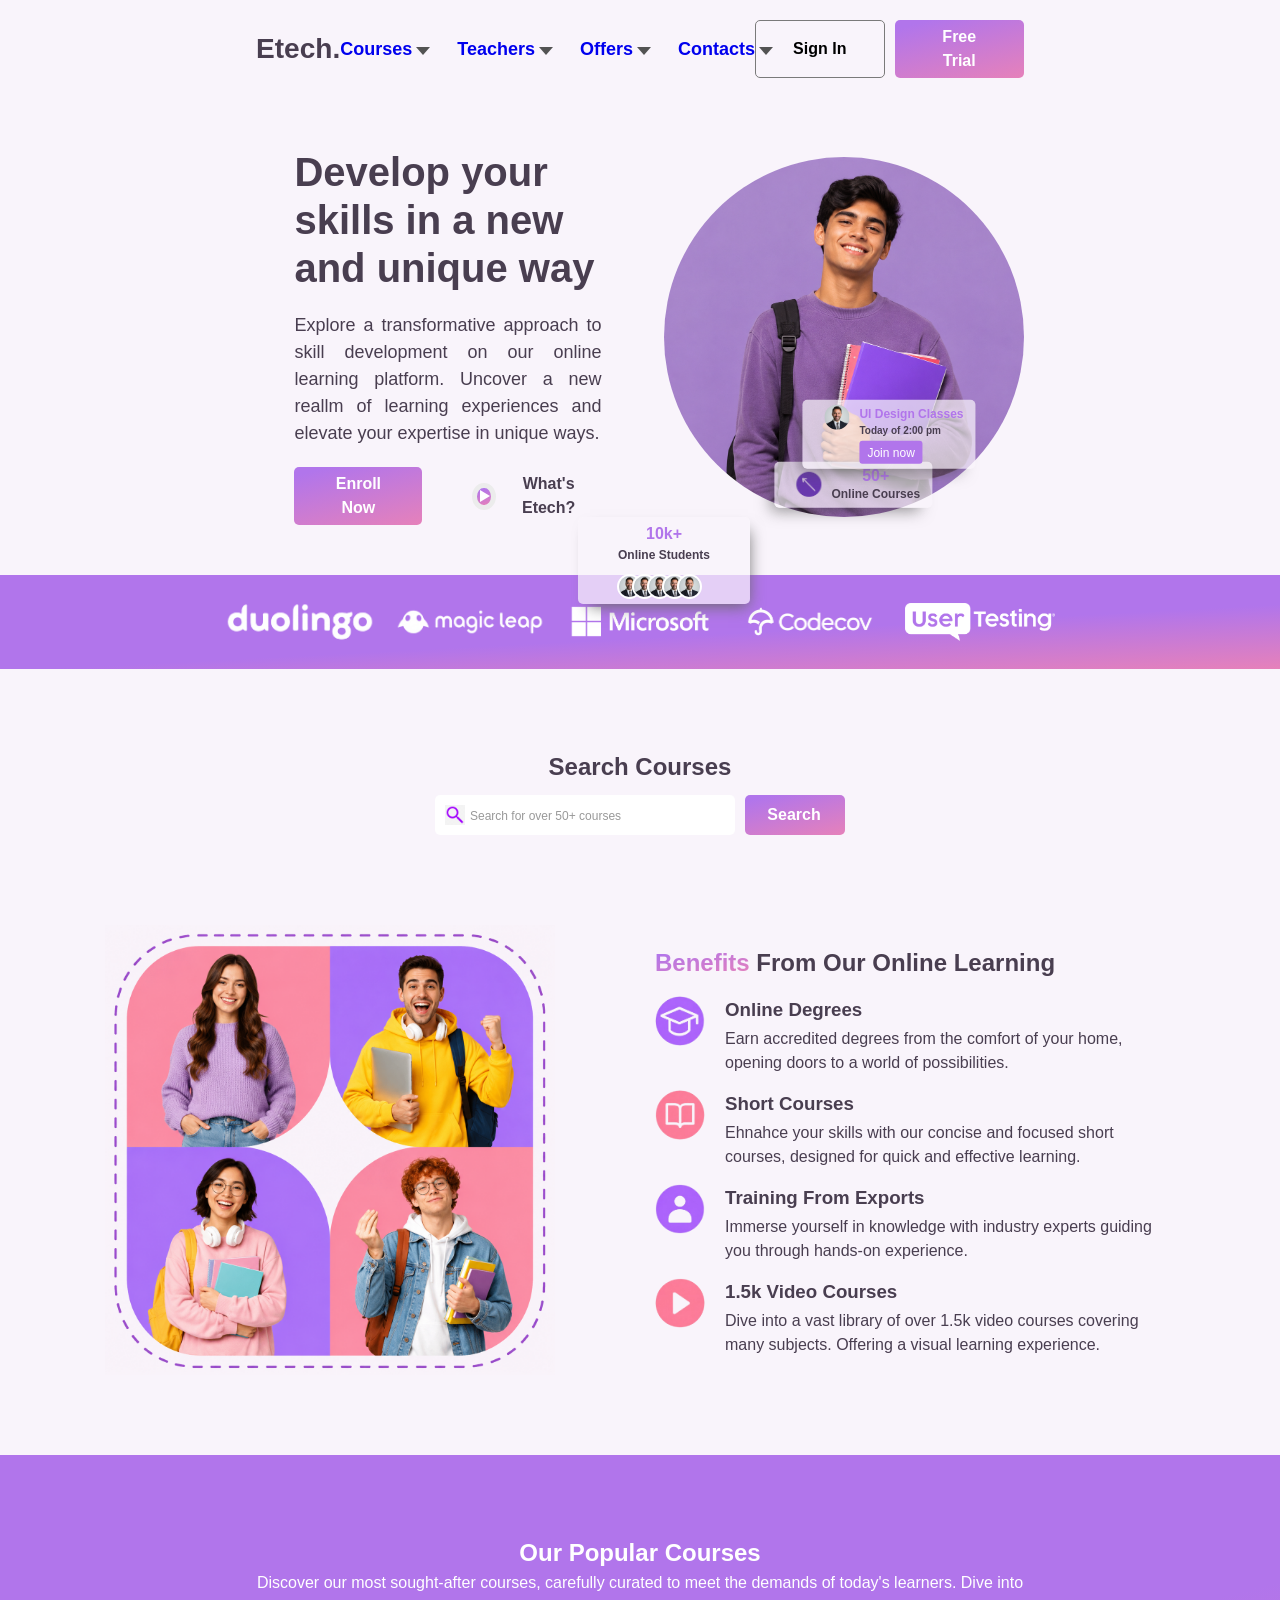
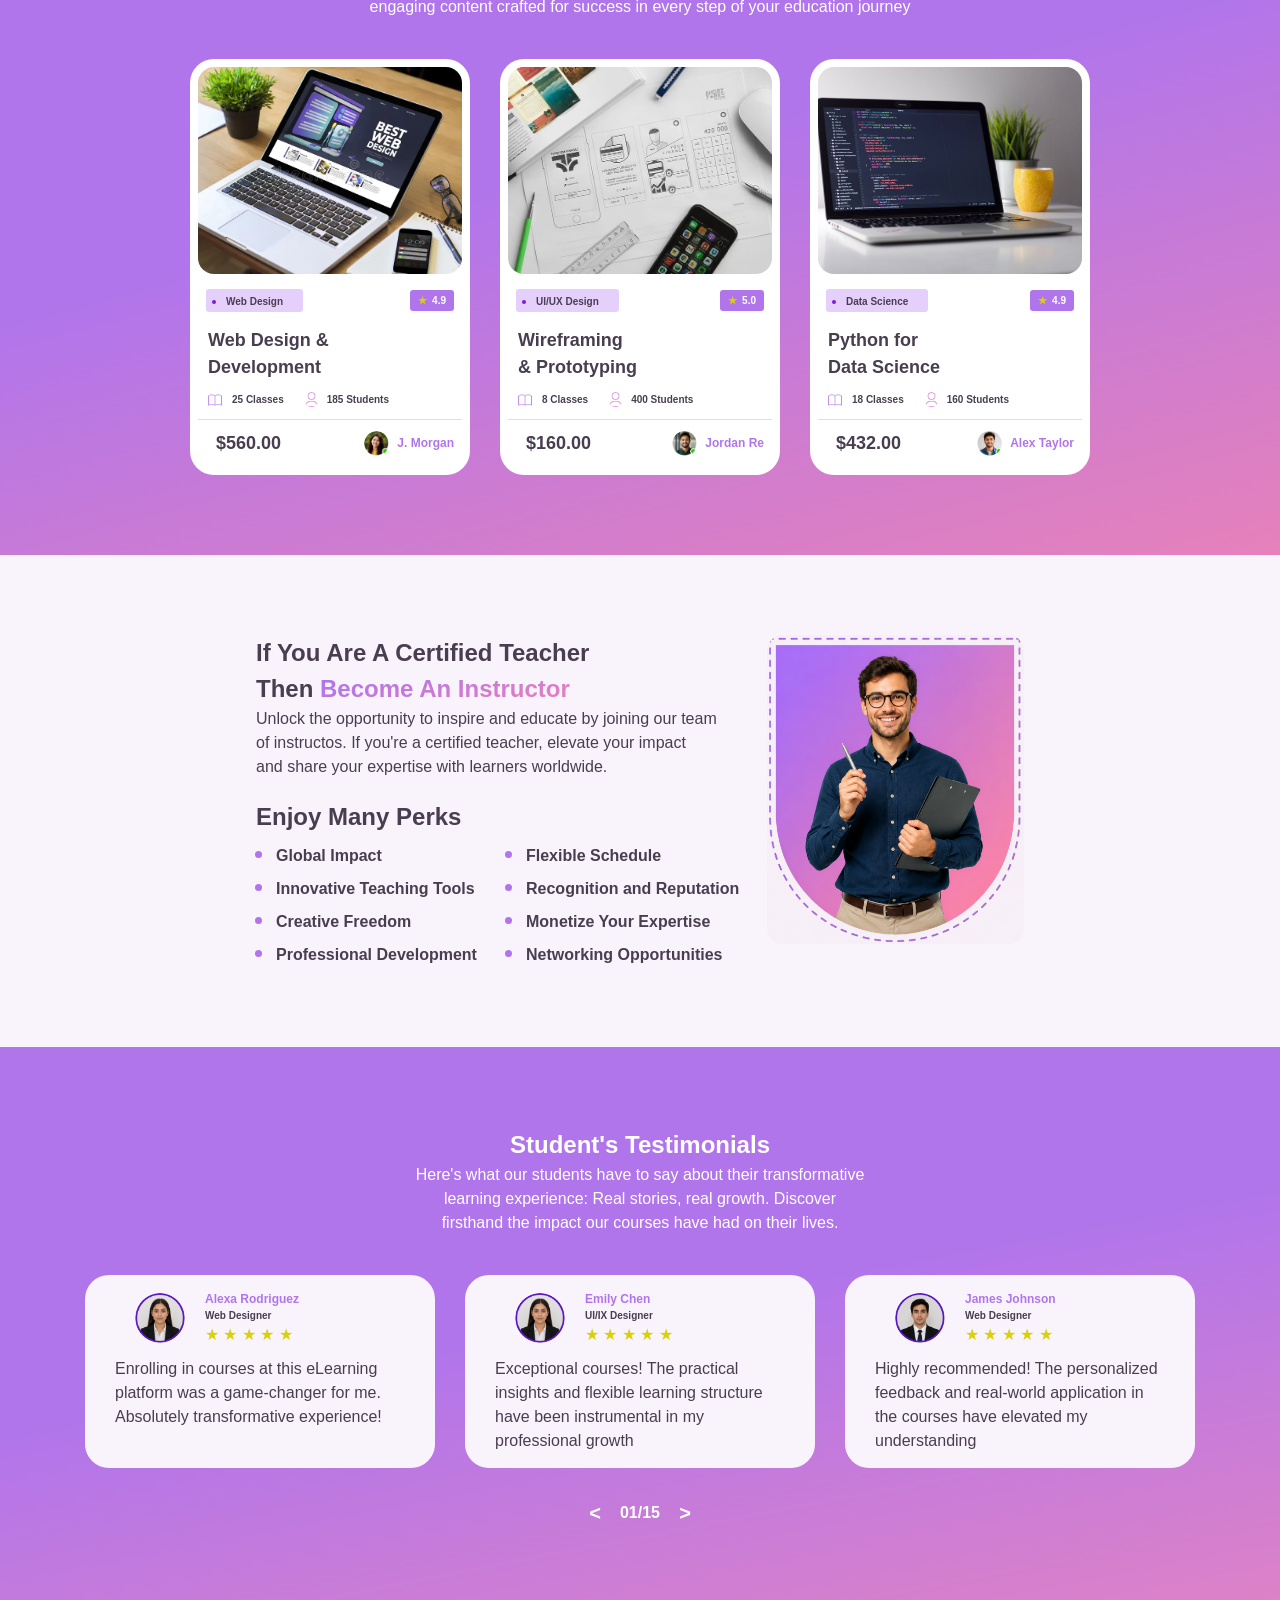
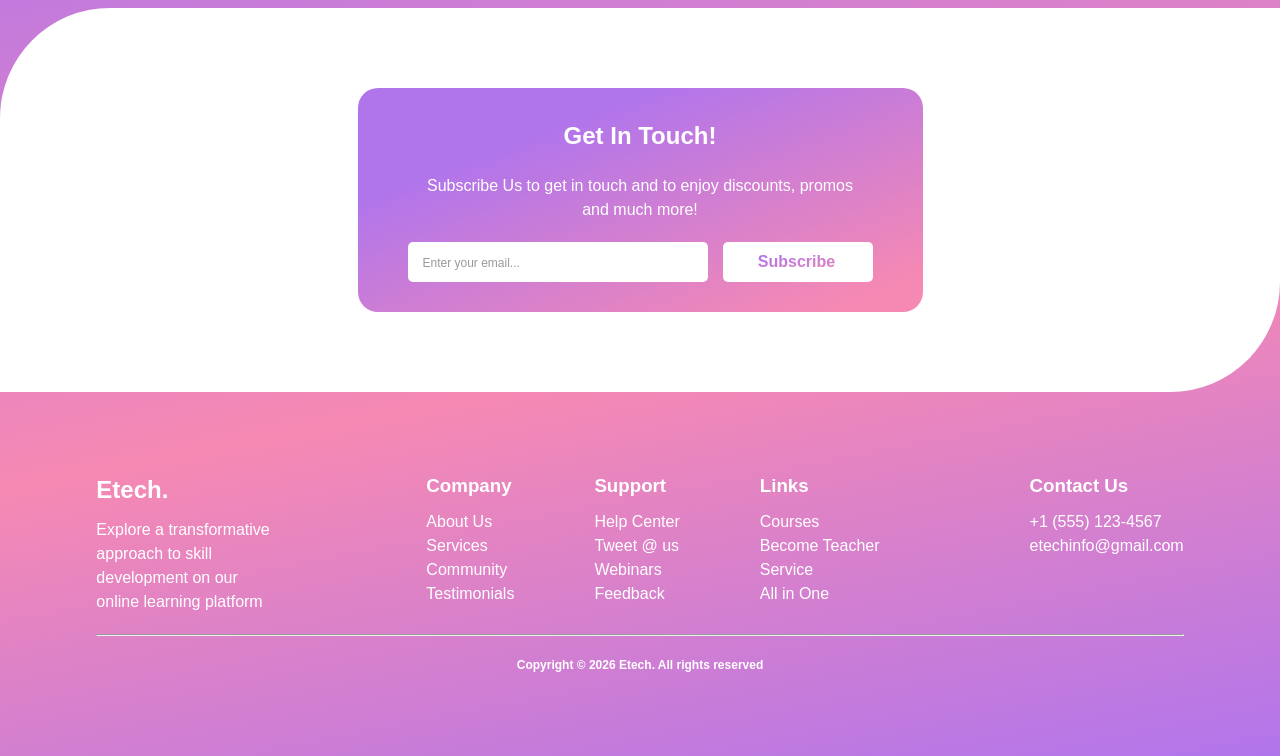
<file: index.html>
<!doctype html>
<html lang="en">
  <head>
    <meta charset="UTF-8" />
    <meta name="viewport" content="width=device-width, initial-scale=1.0" />
    <link rel="stylesheet" href="styles.css" />
    <title>(Trial Task) Landing Page</title>
  </head>
  <body>
    <main>
      <header class="header-cont">
        <div class="logo-left-side"><h3>Etech.</h3></div>

        <nav class="center-nav-cont">
          <ul>
            <li class="menu-item"><a href="#">Courses</a></li>
            <li class="menu-item"><a href="#">Teachers</a></li>
            <li class="menu-item"><a href="#">Offers</a></li>
            <li class="menu-item"><a href="#">Contacts</a></li>
          </ul>
        </nav>

        <div class="right-side-cta">
          <button class="button-primary">Sign In</button>
          <button class="button-secondary">Free Trial</button>
        </div>
      </header>
      <section class="sect-hero">
        <div class="hero-content-left">
          <div class="hero-content-left-cont">
            <h1>Develop your skills in a new and unique way</h1>
            <p>
              Explore a transformative approach to skill development on our
              online learning platform. Uncover a new reallm of learning
              experiences and elevate your expertise in unique ways.
            </p>
            <div class="hero-btn-cta">
              <button class="btn-hero-primary">
                <a href="#" target="_blank">Enroll Now</a>
              </button>
              <button class="btn-hero-secondary">
                <div class="icon-wrapper">
                  <span class="play-icon"></span>
                </div>
                What's Etech?
              </button>
            </div>
          </div>
        </div>

        <div class="hero-content-right">
          <img
            src="images/hero-image.png"
            class="hero-right-image"
            alt="Hero Image"
          />

          <div class="floater-online-courses">
            <div class="arrow-icon">
              <img src="images/left-upward-arrow.jpg" alt="left-upward-icon" />
            </div>
            <div class="courses-rates"><p>50+</p></div>
            <div class="courses-text"><p>Online Courses</p></div>
          </div>
          <div class="floater-ui-design-class">
            <div class="ui-design-profile-icon">
              <img
                src="images/men-in-suit-icon.jpg"
                alt="person-profile-icon"
              />
            </div>
            <div class="ui-design-header"><p>UI Design Classes</p></div>
            <div class="ui-design-time"><p>Today of 2:00 pm</p></div>
            <div class="ui-design-cta"><span>Join now</span></div>
          </div>

          <div class="floater-online-students">
            <div class="online-students-header"><p>10k+</p></div>
            <div class="online-students-text"><p>Online Students</p></div>
            <div class="online-students-profile-icons">
              <img
                src="images/men-in-suit-icon.jpg"
                alt="person-profile-icon"
              />
              <img
                src="images/men-in-suit-icon.jpg"
                alt="person-profile-icon"
              />
              <img
                src="images/men-in-suit-icon.jpg"
                alt="person-profile-icon"
              />
              <img
                src="images/men-in-suit-icon.jpg"
                alt="person-profile-icon"
              />
              <img
                src="images/men-in-suit-icon.jpg"
                alt="person-profile-icon"
              />
            </div>
          </div>
        </div>
      </section>
      <section class="sect-banner">
        <div class="hero-banner-cont">
          <div class="banner-item-cont banner-duolingo">
            <img src="images/duolingo-logo.png" alt="duolingo-logo" />
          </div>
          <div class="banner-item-cont banner-magicleap">
            <img src="images/magic-leap-logo.png" alt="magiclip-logo" />
          </div>
          <div class="banner-item-cont banner-microsoft">
            <img src="images/microsoft-logo-webp.png" alt="microsoft-logo" />
          </div>
          <div class="banner-item-cont banner-codecove">
            <img src="images/code-cove-logo.png" alt="codevoce-logo" />
          </div>

          <div class="banner-item-cont banner-utesting">
            <img src="images/user-testing-logo.png" alt="user-testing-logo" />
          </div>
        </div>
      </section>

      <section class="sect-search-courses">
        <div class="search-courses-cont">
          <div class="search-courses-header">
            <h2>Search Courses</h2>
          </div>
          <div class="search-courses-searchbar">
            <input type="text" placeholder="Search for over 50+ courses" />
            <button class="btn-search-courses">Search</button>
          </div>
          <div class="search-courses-content">
            <!-- <div class="search-courses-left"> -->
            <img src="images/search-courses-left-image.png" alt="" />
            <!-- </div> -->

            <div class="search-courses-right">
              <div class="right-courses-content">
                <h2>
                  <span class="colored-text">Benefits</span> From Our Online
                  Learning
                </h2>
                <div class="courses online-degrees">
                  <img
                    src="images/icon-online-degrees.png"
                    alt="person-profile-icon"
                  />
                  <h3>Online Degrees</h3>
                  <p>
                    Earn accredited degrees from the comfort of your home,
                    opening doors to a world of possibilities.
                  </p>
                </div>

                <div class="courses short-courses">
                  <img
                    src="images/icon-short-courses.png"
                    alt="person-profile-icon"
                  />
                  <h3>Short Courses</h3>
                  <p>
                    Ehnahce your skills with our concise and focused short
                    courses, designed for quick and effective learning.
                  </p>
                </div>
                <div class="courses training">
                  <img
                    src="images/icon-training.png"
                    alt="person-profile-icon"
                  />
                  <h3>Training From Exports</h3>
                  <p>
                    Immerse yourself in knowledge with industry experts guiding
                    you through hands-on experience.
                  </p>
                </div>
                <div class="courses video-courses">
                  <img
                    src="images/icon-video-courses.png"
                    alt="person-profile-icon"
                  />
                  <h3>1.5k Video Courses</h3>
                  <p>
                    Dive into a vast library of over 1.5k video courses covering
                    many subjects. Offering a visual learning experience.
                  </p>
                </div>
              </div>
            </div>
          </div>
        </div>
      </section>
      <section class="sect-popular-courses">
        <h2>Our Popular Courses</h2>
        <p>
          Discover our most sought-after courses, carefully curated to meet the
          demands of today's learners. Dive into engaging content crafted for
          success in every step of your education journey
        </p>
        <div class="cards-popcourse-offers">
          <div class="card-item web-des-dev">
            <img
              class=""
              src="images/img-webdes.webp"
              alt="Web Design & Development image profile"
            />
            <div class="cont-catandrate">
              <ul class="card-popcourse-cat">
                <li>Web Design</li>
              </ul>
              <p class="card-popcourse-rate"><span>&#9733;</span> 4.9</p>
            </div>
            <h3>Web Design & Development</h3>
            <div class="card-item-status">
              <div class="status-classes-count">
                <img src="images/icon-book.png" alt="Book icon" />
                <p class="classes-stat">25 Classes</p>
              </div>
              <div class="status-students-count">
                <img src="images/icon-student.png" alt="" />
                <p class="students-stat">185 Students</p>
              </div>
            </div>
            <div class="cont-pricing">
              <h3 class="course-price">$560.00</h3>
              <div class="cont-course-instructor">
                <img src="images/icon-instructor-morgan.png" alt="" />
                <p class="instructor-name">J. Morgan</p>
              </div>
            </div>
          </div>
          <div class="card-item wireframe-prototyping">
            <img
              class=""
              src="images/img-prototyping-wireframing.webp"
              alt="Web Design & Development image profile"
            />
            <div class="cont-catandrate">
              <ul class="card-popcourse-cat">
                <li>UI/UX Design</li>
              </ul>
              <p class="card-popcourse-rate"><span>&#9733;</span> 5.0</p>
            </div>
            <h3>Wireframing & Prototyping</h3>
            <div class="card-item-status">
              <div class="status-classes-count">
                <img src="images/icon-book.png" alt="Book icon" />
                <p class="classes-stat">8 Classes</p>
              </div>
              <div class="status-students-count">
                <img src="images/icon-student.png" alt="" />
                <p class="students-stat">400 Students</p>
              </div>
            </div>
            <div class="cont-pricing">
              <h3 class="course-price">$160.00</h3>
              <div class="cont-course-instructor">
                <img src="images/icon-instructor-jordan.png" alt="" />
                <p class="instructor-name">Jordan Re</p>
              </div>
            </div>
          </div>
          <div class="card-item data-science">
            <img
              class=""
              src="images/img-data-science.jpg"
              alt="Web Design & Development image profile"
            />
            <div class="cont-catandrate">
              <ul class="card-popcourse-cat">
                <li>Data Science</li>
              </ul>
              <p class="card-popcourse-rate"><span>&#9733;</span> 4.9</p>
            </div>
            <h3>Python for Data Science</h3>
            <div class="card-item-status">
              <div class="status-classes-count">
                <img src="images/icon-book.png" alt="Book icon" />
                <p class="classes-stat">18 Classes</p>
              </div>
              <div class="status-students-count">
                <img src="images/icon-student.png" alt="" />
                <p class="students-stat">160 Students</p>
              </div>
            </div>
            <div class="cont-pricing">
              <h3 class="course-price">$432.00</h3>
              <div class="cont-course-instructor">
                <img src="images/icon-instructor-alex.png" alt="" />
                <p class="instructor-name">Alex Taylor</p>
              </div>
            </div>
          </div>
        </div>
      </section>
      <section class="sect-instructor">
        <div class="cont-instructor-left-content">
          <h2>
            If You Are A Certified Teacher Then
            <span class="colored-text">Become An Instructor</span>
          </h2>
          <p>
            Unlock the opportunity to inspire and educate by joining our team of
            instructos. If you're a certified teacher, elevate your impact and
            share your expertise with learners worldwide.
          </p>
          <div class="cont-perks">
            <h2>Enjoy Many Perks</h2>
            <ul class="instructor-perks">
              <li>Global Impact</li>
              <li>Flexible Schedule</li>
              <li>Innovative Teaching Tools</li>
              <li>Recognition and Reputation</li>
              <li>Creative Freedom</li>
              <li>Monetize Your Expertise</li>
              <li>Professional Development</li>
              <li>Networking Opportunities</li>
            </ul>
          </div>
        </div>
        <div class="cont-instructor-right-content">
          <img src="images/male-instructor-right-image.png" alt="" />
        </div>
      </section>

      <div class="page-bottom-container">
        <section class="sect-testimonials">
          <h2>Student's Testimonials</h2>
          <p>
            Here's what our students have to say about their transformative
            learning experience: Real stories, real growth. Discover firsthand
            the impact our courses have had on their lives.
          </p>

          <div class="cards-testimony">
            <div class="card-item-ttm alex">
              <div class="profile">
                <img src="images/img-ttm-icon-f.png" alt="" />
                <p class="ttm-name">Alexa Rodriguez</p>
                <p class="ttm-desc">Web Designer</p>
                <p class="ttm-rate">
                  <span>&#9733; &#9733; &#9733; &#9733; &#9733;</span>
                </p>
              </div>
              <p class="ttm-feedback">
                Enrolling in courses at this eLearning platform was a
                game-changer for me. Absolutely transformative experience!
              </p>
            </div>

            <div class="card-item-ttm emily">
              <div class="profile">
                <img src="images/img-ttm-icon-f.png" alt="" />
                <p class="ttm-name">Emily Chen</p>
                <p class="ttm-desc">UI/IX Designer</p>
                <p class="ttm-rate">
                  <span>&#9733; &#9733; &#9733; &#9733; &#9733;</span>
                </p>
              </div>
              <p class="ttm-feedback">
                Exceptional courses! The practical insights and flexible
                learning structure have been instrumental in my professional
                growth
              </p>
            </div>
            <div class="card-item-ttm maes">
              <div class="profile">
                <img src="images/img-ttm-icon-m.png" alt="" />
                <p class="ttm-name">James Johnson</p>
                <p class="ttm-desc">Web Designer</p>
                <p class="ttm-rate">
                  <span>&#9733; &#9733; &#9733; &#9733; &#9733;</span>
                </p>
              </div>
              <p class="ttm-feedback">
                Highly recommended! The personalized feedback and real-world
                application in the courses have elevated my understanding
              </p>
            </div>
          </div>
          <div class="cards-pagination">
            <button class="btn-nxtpage-left">&lt;</button>
            <span class="spn-pages">01/15</span>
            <button class="btn-nxtpage-right">&gt;</button>
          </div>
        </section>
        <section class="sect-get-in-touch">
          <div class="cont-get-in-touch">
            <h2>Get In Touch!</h2>
            <p>
              Subscribe Us to get in touch and to enjoy discounts, promos and
              much more!
            </p>
            <div class="email-field-git">
              <input type="text" placeholder="Enter your email..." />
              <button class="btn-git"><span>Subscribe</span></button>
            </div>
          </div>
        </section>
        <footer class="footer-ftr">
          <div class="ftr-subcont cont-etech">
            <h2>Etech.</h2>
            <p>
              Explore a transformative approach to skill development on our
              online learning platform
            </p>
          </div>
          <div class="ftr-subcont cont-company">
            <h3>Company</h3>
            <ul>
              <li>About Us</li>
              <li>Services</li>
              <li>Community</li>
              <li>Testimonials</li>
            </ul>
          </div>
          <div class="ftr-subcont cont-support">
            <h3>Support</h3>
            <ul>
              <li>Help Center</li>
              <li>Tweet @ us</li>
              <li>Webinars</li>
              <li>Feedback</li>
            </ul>
          </div>
          <div class="ftr-subcont cont-links">
            <h3>Links</h3>
            <ul>
              <li>Courses</li>
              <li>Become Teacher</li>
              <li>Service</li>
              <li>All in One</li>
            </ul>
          </div>
          <div class="ftr-subcont cont-contactus">
            <h3>Contact Us</h3>
            <ul>
              <li>+1 (555) 123-4567</li>
              <li>etechinfo@gmail.com</li>
            </ul>
          </div>
          <div class="copyright">
            <hr />
            <h4>Copyright © 2026 Etech. All rights reserved</h4>
          </div>
        </footer>
      </div>
    </main>
  </body>
</html>
</file>
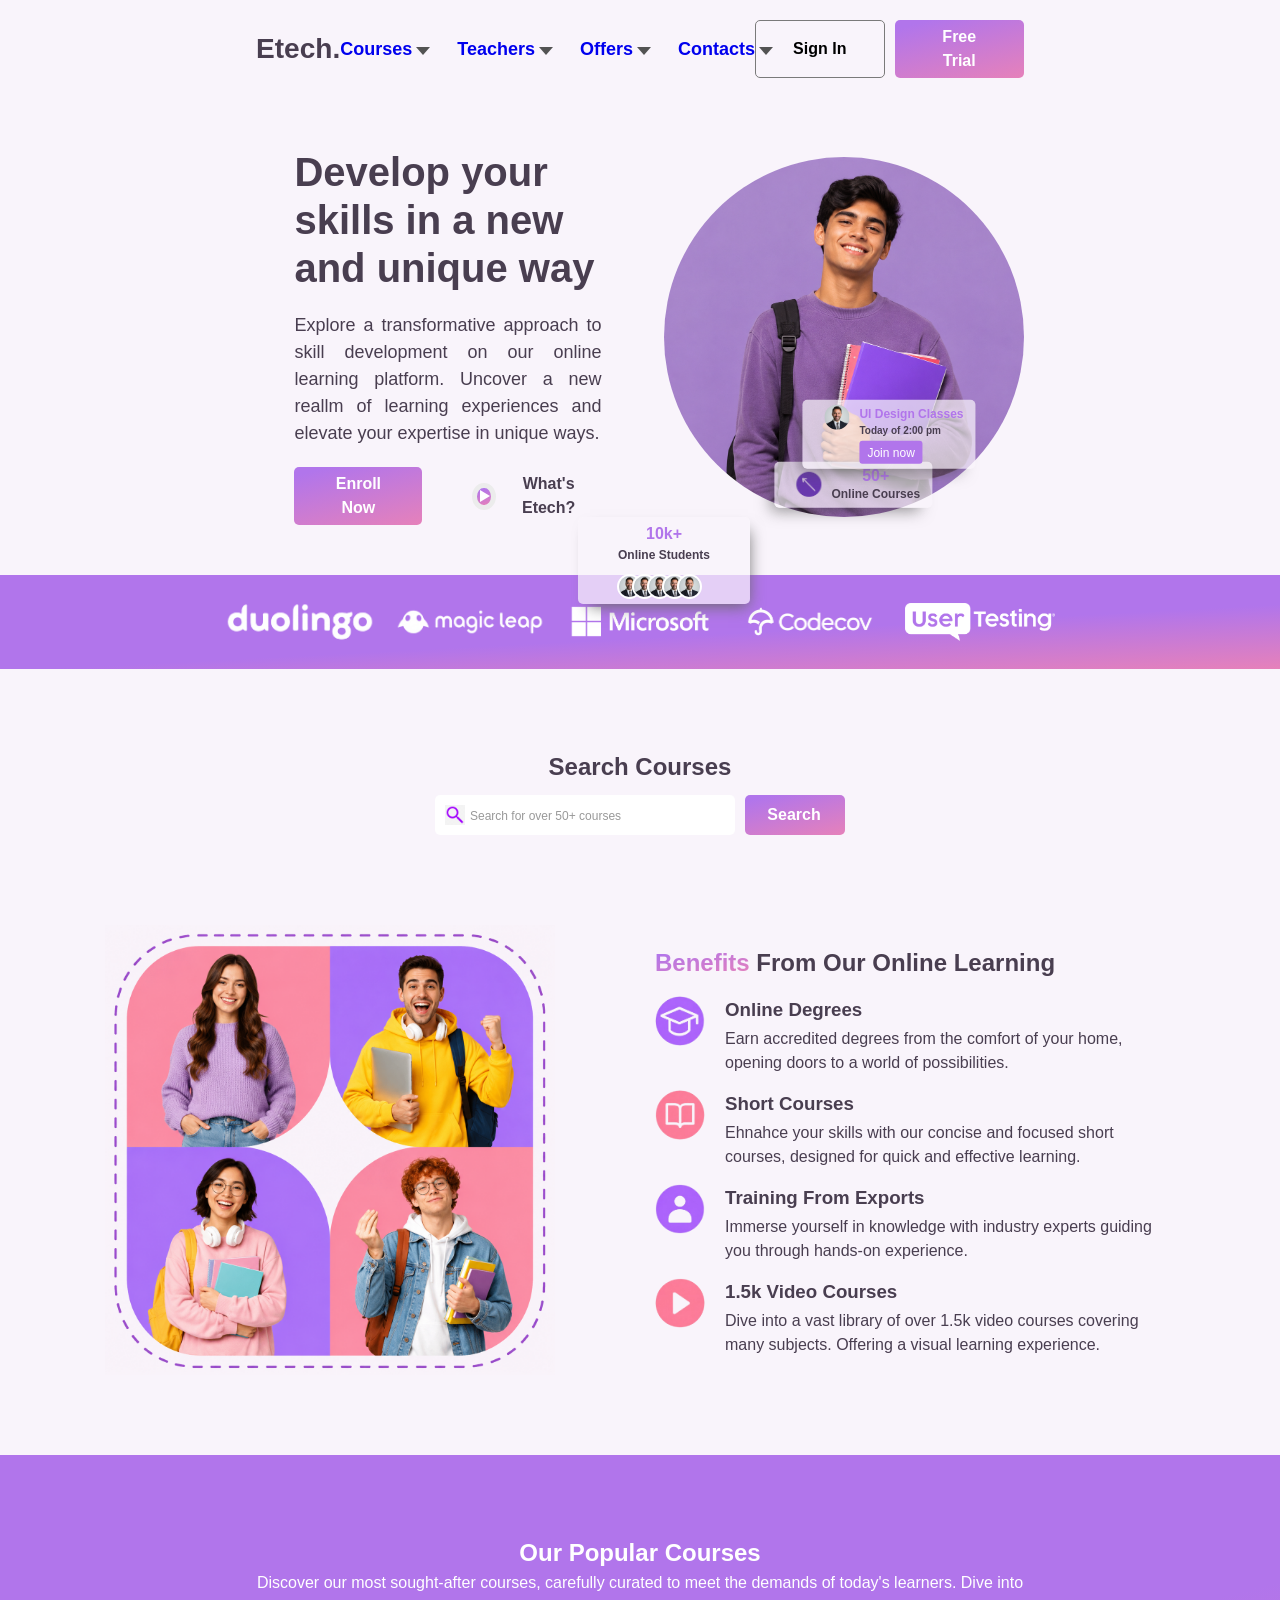
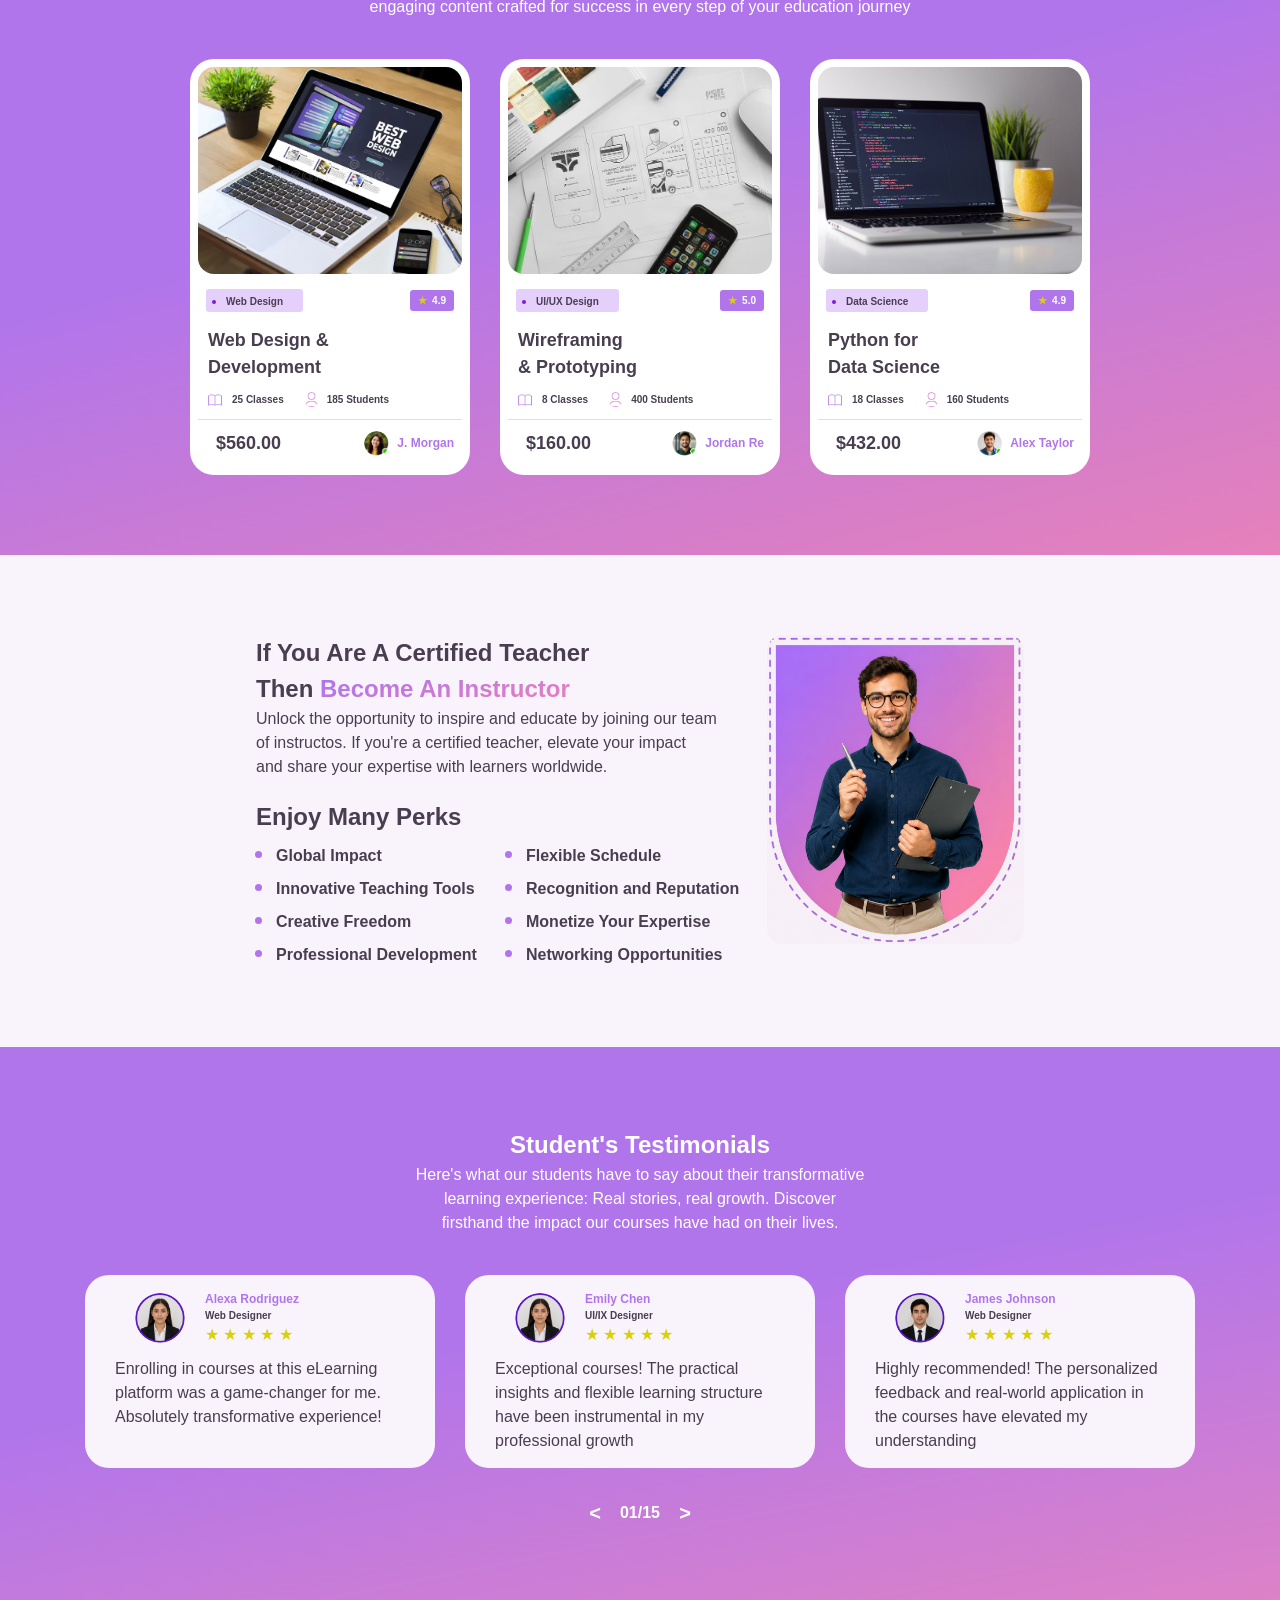
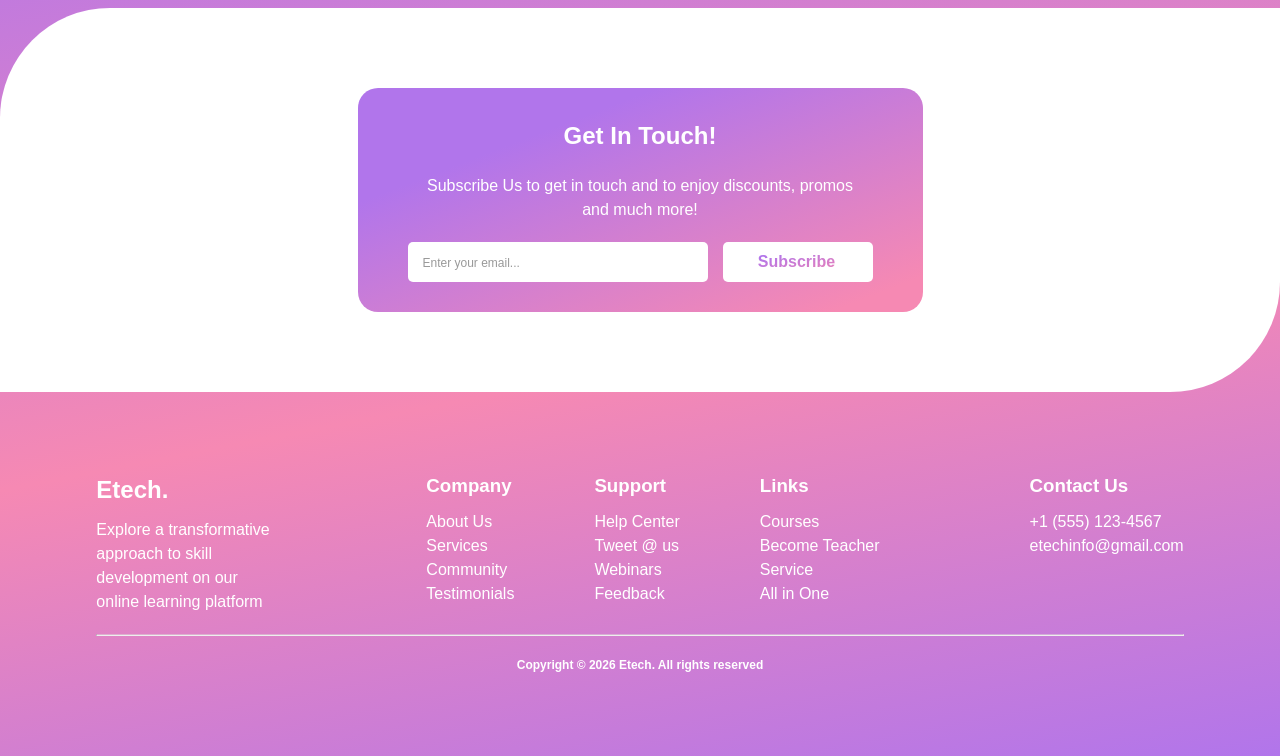
<file: Trial Task - Landing Page/index.html>
<!doctype html>
<html lang="en">
  <head>
    <meta charset="UTF-8" />
    <meta name="viewport" content="width=device-width, initial-scale=1.0" />
    <link rel="stylesheet" href="styles.css" />
    <title>(Trial Task) Landing Page</title>
  </head>
  <body>
    <main>
      <header class="header-cont">
        <div class="logo-left-side"><h3>Etech.</h3></div>

        <nav class="center-nav-cont">
          <ul>
            <li class="menu-item"><a href="#">Courses</a></li>
            <li class="menu-item"><a href="#">Teachers</a></li>
            <li class="menu-item"><a href="#">Offers</a></li>
            <li class="menu-item"><a href="#">Contacts</a></li>
          </ul>
        </nav>

        <div class="right-side-cta">
          <button class="button-primary">Sign In</button>
          <button class="button-secondary">Free Trial</button>
        </div>
      </header>
      <section class="sect-hero">
        <div class="hero-content-left">
          <div class="hero-content-left-cont">
            <h1>Develop your skills in a new and unique way</h1>
            <p>
              Explore a transformative approach to skill development on our
              online learning platform. Uncover a new reallm of learning
              experiences and elevate your expertise in unique ways.
            </p>
            <div class="hero-btn-cta">
              <button class="btn-hero-primary">
                <a href="#" target="_blank">Enroll Now</a>
              </button>
              <button class="btn-hero-secondary">
                <div class="icon-wrapper">
                  <span class="play-icon"></span>
                </div>
                What's Etech?
              </button>
            </div>
          </div>
        </div>

        <div class="hero-content-right">
          <img
            src="/images/hero-image.png"
            class="hero-right-image"
            alt="Hero Image"
          />

          <div class="floater-online-courses">
            <div class="arrow-icon">
              <img src="/images/left-upward-arrow.jpg" alt="left-upward-icon" />
            </div>
            <div class="courses-rates"><p>50+</p></div>
            <div class="courses-text"><p>Online Courses</p></div>
          </div>
          <div class="floater-ui-design-class">
            <div class="ui-design-profile-icon">
              <img
                src="/images/men-in-suit-icon.jpg"
                alt="person-profile-icon"
              />
            </div>
            <div class="ui-design-header"><p>UI Design Classes</p></div>
            <div class="ui-design-time"><p>Today of 2:00 pm</p></div>
            <div class="ui-design-cta"><span>Join now</span></div>
          </div>

          <div class="floater-online-students">
            <div class="online-students-header"><p>10k+</p></div>
            <div class="online-students-text"><p>Online Students</p></div>
            <div class="online-students-profile-icons">
              <img
                src="/images/men-in-suit-icon.jpg"
                alt="person-profile-icon"
              />
              <img
                src="/images/men-in-suit-icon.jpg"
                alt="person-profile-icon"
              />
              <img
                src="/images/men-in-suit-icon.jpg"
                alt="person-profile-icon"
              />
              <img
                src="/images/men-in-suit-icon.jpg"
                alt="person-profile-icon"
              />
              <img
                src="/images/men-in-suit-icon.jpg"
                alt="person-profile-icon"
              />
            </div>
          </div>
        </div>
      </section>
      <section class="sect-banner">
        <div class="hero-banner-cont">
          <div class="banner-item-cont banner-duolingo">
            <img src="/images/duolingo-logo.png" alt="duolingo-logo" />
          </div>
          <div class="banner-item-cont banner-magicleap">
            <img src="/images/magic-leap-logo.png" alt="magiclip-logo" />
          </div>
          <div class="banner-item-cont banner-microsoft">
            <img src="/images/microsoft-logo-webp.png" alt="microsoft-logo" />
          </div>
          <div class="banner-item-cont banner-codecove">
            <img src="/images/code-cove-logo.png" alt="codevoce-logo" />
          </div>

          <div class="banner-item-cont banner-utesting">
            <img src="/images/user-testing-logo.png" alt="user-testing-logo" />
          </div>
        </div>
      </section>

      <section class="sect-search-courses">
        <div class="search-courses-cont">
          <div class="search-courses-header">
            <h2>Search Courses</h2>
          </div>
          <div class="search-courses-searchbar">
            <input type="text" placeholder="Search for over 50+ courses" />
            <button class="btn-search-courses">Search</button>
          </div>
          <div class="search-courses-content">
            <!-- <div class="search-courses-left"> -->
            <img src="/images/search-courses-left-image.png" alt="" />
            <!-- </div> -->

            <div class="search-courses-right">
              <div class="right-courses-content">
                <h2>
                  <span class="colored-text">Benefits</span> From Our Online
                  Learning
                </h2>
                <div class="courses online-degrees">
                  <img
                    src="/images/icon-online-degrees.png"
                    alt="person-profile-icon"
                  />
                  <h3>Online Degrees</h3>
                  <p>
                    Earn accredited degrees from the comfort of your home,
                    opening doors to a world of possibilities.
                  </p>
                </div>

                <div class="courses short-courses">
                  <img
                    src="/images/icon-short-courses.png"
                    alt="person-profile-icon"
                  />
                  <h3>Short Courses</h3>
                  <p>
                    Ehnahce your skills with our concise and focused short
                    courses, designed for quick and effective learning.
                  </p>
                </div>
                <div class="courses training">
                  <img
                    src="/images/icon-training.png"
                    alt="person-profile-icon"
                  />
                  <h3>Training From Exports</h3>
                  <p>
                    Immerse yourself in knowledge with industry experts guiding
                    you through hands-on experience.
                  </p>
                </div>
                <div class="courses video-courses">
                  <img
                    src="/images/icon-video-courses.png"
                    alt="person-profile-icon"
                  />
                  <h3>1.5k Video Courses</h3>
                  <p>
                    Dive into a vast library of over 1.5k video courses covering
                    many subjects. Offering a visual learning experience.
                  </p>
                </div>
              </div>
            </div>
          </div>
        </div>
      </section>
      <section class="sect-popular-courses">
        <h2>Our Popular Courses</h2>
        <p>
          Discover our most sought-after courses, carefully curated to meet the
          demands of today's learners. Dive into engaging content crafted for
          success in every step of your education journey
        </p>
        <div class="cards-popcourse-offers">
          <div class="card-item web-des-dev">
            <img
              class=""
              src="/images/img-webdes.webp"
              alt="Web Design & Development image profile"
            />
            <div class="cont-catandrate">
              <ul class="card-popcourse-cat">
                <li>Web Design</li>
              </ul>
              <p class="card-popcourse-rate"><span>&#9733;</span> 4.9</p>
            </div>
            <h3>Web Design & Development</h3>
            <div class="card-item-status">
              <div class="status-classes-count">
                <img src="/images/icon-book.png" alt="Book icon" />
                <p class="classes-stat">25 Classes</p>
              </div>
              <div class="status-students-count">
                <img src="/images/icon-student.png" alt="" />
                <p class="students-stat">185 Students</p>
              </div>
            </div>
            <div class="cont-pricing">
              <h3 class="course-price">$560.00</h3>
              <div class="cont-course-instructor">
                <img src="/images/icon-instructor-morgan.png" alt="" />
                <p class="instructor-name">J. Morgan</p>
              </div>
            </div>
          </div>
          <div class="card-item wireframe-prototyping">
            <img
              class=""
              src="/images/img-prototyping-wireframing.webp"
              alt="Web Design & Development image profile"
            />
            <div class="cont-catandrate">
              <ul class="card-popcourse-cat">
                <li>UI/UX Design</li>
              </ul>
              <p class="card-popcourse-rate"><span>&#9733;</span> 5.0</p>
            </div>
            <h3>Wireframing & Prototyping</h3>
            <div class="card-item-status">
              <div class="status-classes-count">
                <img src="/images/icon-book.png" alt="Book icon" />
                <p class="classes-stat">8 Classes</p>
              </div>
              <div class="status-students-count">
                <img src="/images/icon-student.png" alt="" />
                <p class="students-stat">400 Students</p>
              </div>
            </div>
            <div class="cont-pricing">
              <h3 class="course-price">$160.00</h3>
              <div class="cont-course-instructor">
                <img src="/images/icon-instructor-jordan.png" alt="" />
                <p class="instructor-name">Jordan Re</p>
              </div>
            </div>
          </div>
          <div class="card-item data-science">
            <img
              class=""
              src="/images/img-data-science.jpg"
              alt="Web Design & Development image profile"
            />
            <div class="cont-catandrate">
              <ul class="card-popcourse-cat">
                <li>Data Science</li>
              </ul>
              <p class="card-popcourse-rate"><span>&#9733;</span> 4.9</p>
            </div>
            <h3>Python for Data Science</h3>
            <div class="card-item-status">
              <div class="status-classes-count">
                <img src="/images/icon-book.png" alt="Book icon" />
                <p class="classes-stat">18 Classes</p>
              </div>
              <div class="status-students-count">
                <img src="/images/icon-student.png" alt="" />
                <p class="students-stat">160 Students</p>
              </div>
            </div>
            <div class="cont-pricing">
              <h3 class="course-price">$432.00</h3>
              <div class="cont-course-instructor">
                <img src="/images/icon-instructor-alex.png" alt="" />
                <p class="instructor-name">Alex Taylor</p>
              </div>
            </div>
          </div>
        </div>
      </section>
      <section class="sect-instructor">
        <div class="cont-instructor-left-content">
          <h2>
            If You Are A Certified Teacher Then
            <span class="colored-text">Become An Instructor</span>
          </h2>
          <p>
            Unlock the opportunity to inspire and educate by joining our team of
            instructos. If you're a certified teacher, elevate your impact and
            share your expertise with learners worldwide.
          </p>
          <div class="cont-perks">
            <h2>Enjoy Many Perks</h2>
            <ul class="instructor-perks">
              <li>Global Impact</li>
              <li>Flexible Schedule</li>
              <li>Innovative Teaching Tools</li>
              <li>Recognition and Reputation</li>
              <li>Creative Freedom</li>
              <li>Monetize Your Expertise</li>
              <li>Professional Development</li>
              <li>Networking Opportunities</li>
            </ul>
          </div>
        </div>
        <div class="cont-instructor-right-content">
          <img src="/images/male-instructor-right-image.png" alt="" />
        </div>
      </section>

      <div class="page-bottom-container">
        <section class="sect-testimonials">
          <h2>Student's Testimonials</h2>
          <p>
            Here's what our students have to say about their transformative
            learning experience: Real stories, real growth. Discover firsthand
            the impact our courses have had on their lives.
          </p>

          <div class="cards-testimony">
            <div class="card-item-ttm alex">
              <div class="profile">
                <img src="/images/img-ttm-icon-f.png" alt="" />
                <p class="ttm-name">Alexa Rodriguez</p>
                <p class="ttm-desc">Web Designer</p>
                <p class="ttm-rate">
                  <span>&#9733; &#9733; &#9733; &#9733; &#9733;</span>
                </p>
              </div>
              <p class="ttm-feedback">
                Enrolling in courses at this eLearning platform was a
                game-changer for me. Absolutely transformative experience!
              </p>
            </div>

            <div class="card-item-ttm emily">
              <div class="profile">
                <img src="/images/img-ttm-icon-f.png" alt="" />
                <p class="ttm-name">Emily Chen</p>
                <p class="ttm-desc">UI/IX Designer</p>
                <p class="ttm-rate">
                  <span>&#9733; &#9733; &#9733; &#9733; &#9733;</span>
                </p>
              </div>
              <p class="ttm-feedback">
                Exceptional courses! The practical insights and flexible
                learning structure have been instrumental in my professional
                growth
              </p>
            </div>
            <div class="card-item-ttm maes">
              <div class="profile">
                <img src="/images/img-ttm-icon-m.png" alt="" />
                <p class="ttm-name">James Johnson</p>
                <p class="ttm-desc">Web Designer</p>
                <p class="ttm-rate">
                  <span>&#9733; &#9733; &#9733; &#9733; &#9733;</span>
                </p>
              </div>
              <p class="ttm-feedback">
                Highly recommended! The personalized feedback and real-world
                application in the courses have elevated my understanding
              </p>
            </div>
          </div>
          <div class="cards-pagination">
            <button class="btn-nxtpage-left">&lt;</button>
            <span class="spn-pages">01/15</span>
            <button class="btn-nxtpage-right">&gt;</button>
          </div>
        </section>
        <section class="sect-get-in-touch">
          <div class="cont-get-in-touch">
            <h2>Get In Touch!</h2>
            <p>
              Subscribe Us to get in touch and to enjoy discounts, promos and
              much more!
            </p>
            <div class="email-field-git">
              <input type="text" placeholder="Enter your email..." />
              <button class="btn-git"><span>Subscribe</span></button>
            </div>
          </div>
        </section>
        <footer class="footer-ftr">
          <div class="ftr-subcont cont-etech">
            <h2>Etech.</h2>
            <p>
              Explore a transformative approach to skill development on our
              online learning platform
            </p>
          </div>
          <div class="ftr-subcont cont-company">
            <h3>Company</h3>
            <ul>
              <li>About Us</li>
              <li>Services</li>
              <li>Community</li>
              <li>Testimonials</li>
            </ul>
          </div>
          <div class="ftr-subcont cont-support">
            <h3>Support</h3>
            <ul>
              <li>Help Center</li>
              <li>Tweet @ us</li>
              <li>Webinars</li>
              <li>Feedback</li>
            </ul>
          </div>
          <div class="ftr-subcont cont-links">
            <h3>Links</h3>
            <ul>
              <li>Courses</li>
              <li>Become Teacher</li>
              <li>Service</li>
              <li>All in One</li>
            </ul>
          </div>
          <div class="ftr-subcont cont-contactus">
            <h3>Contact Us</h3>
            <ul>
              <li>+1 (555) 123-4567</li>
              <li>etechinfo@gmail.com</li>
            </ul>
          </div>
          <div class="copyright">
            <hr />
            <h4>Copyright © 2026 Etech. All rights reserved</h4>
          </div>
        </footer>
      </div>
    </main>
  </body>
</html>
</file>
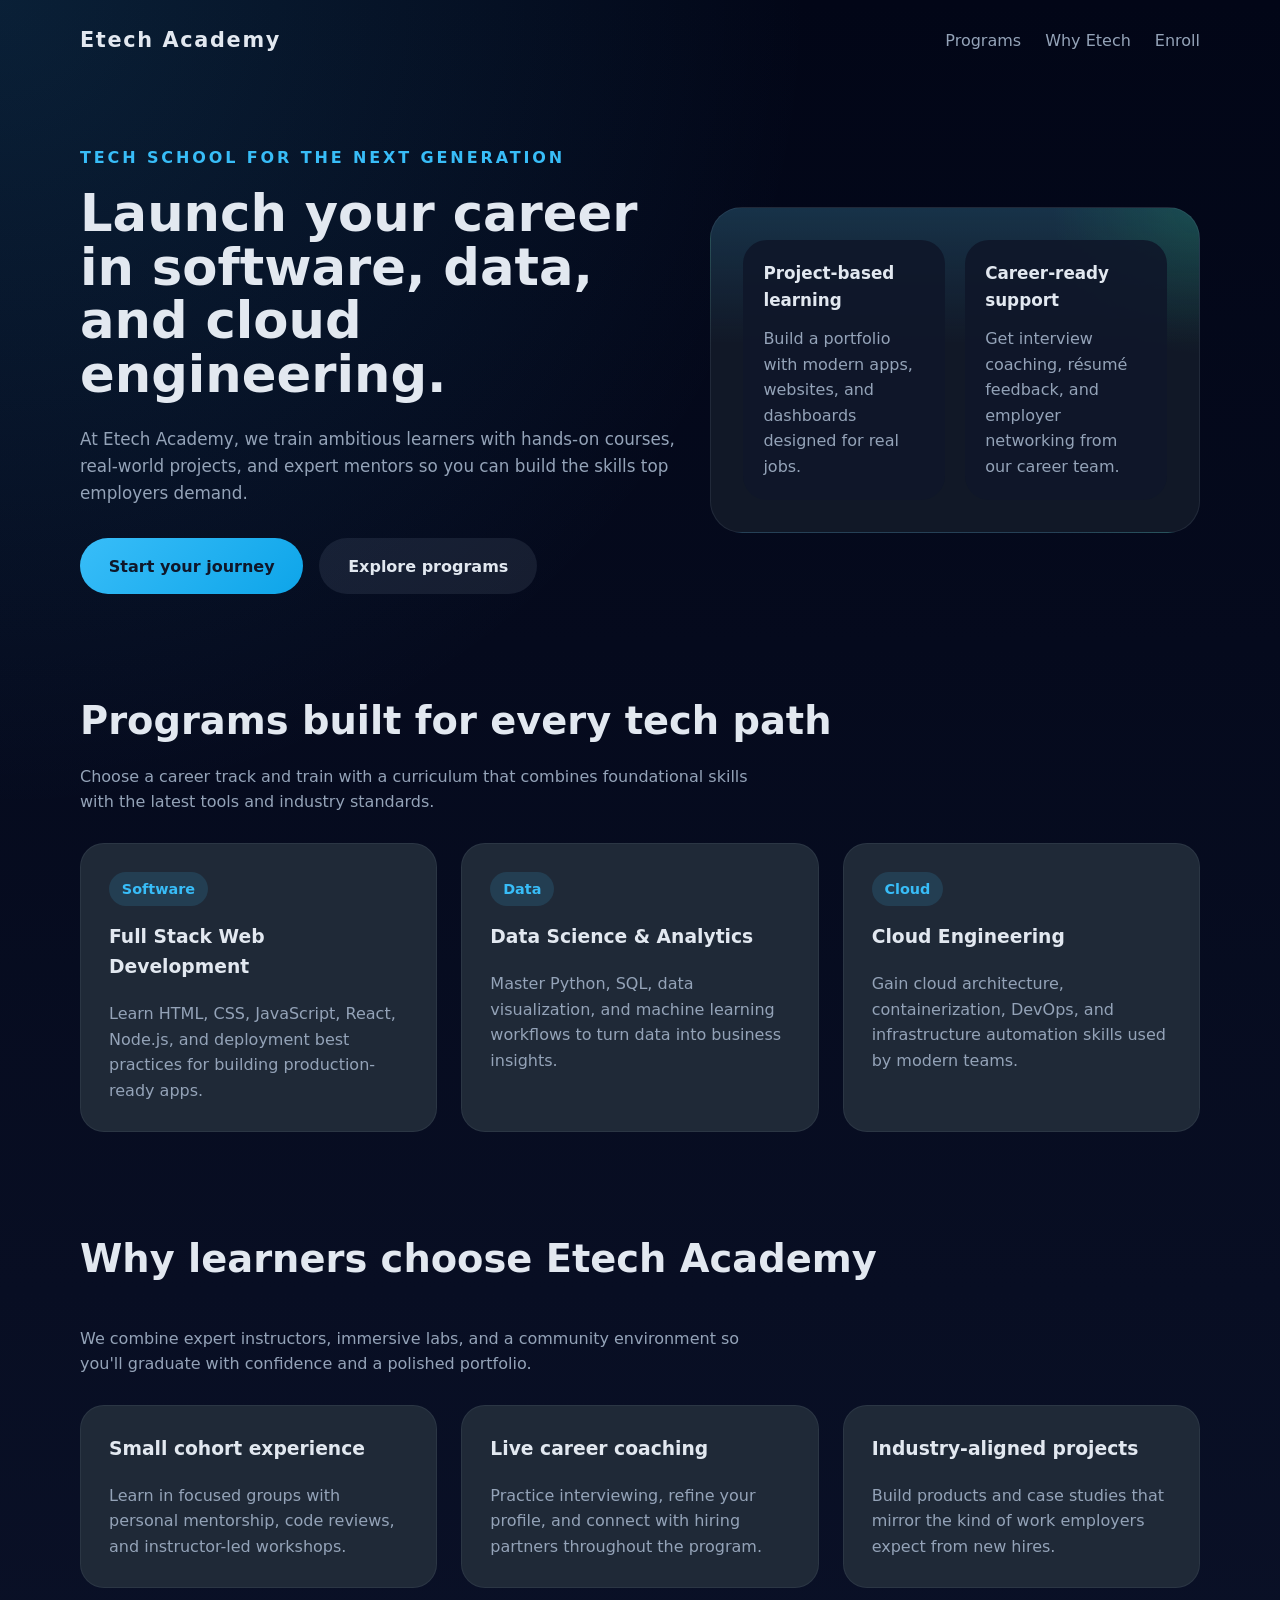
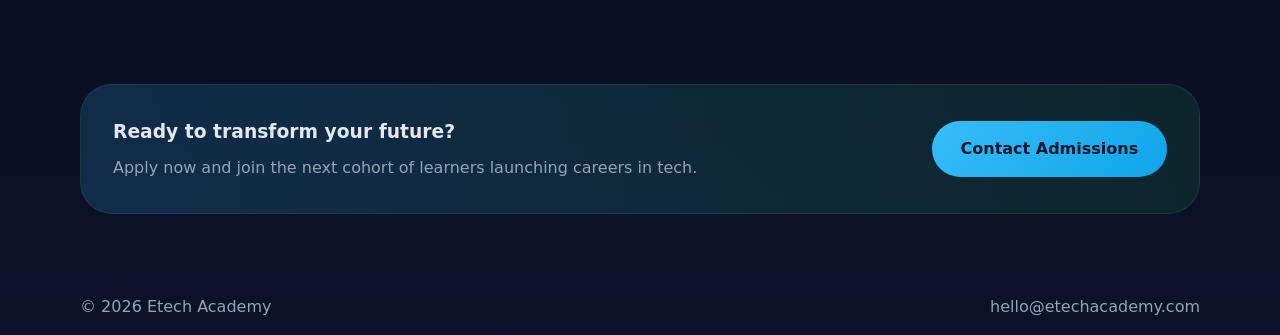
<file: index1.html>
<!doctype html>
<html lang="en">
  <head>
    <meta charset="UTF-8" />
    <meta name="viewport" content="width=device-width, initial-scale=1.0" />
    <title>Etech Tech School</title>
    <style>
      :root {
        --bg: #0f172a;
        --surface: #111827;
        --surface-soft: #1f2937;
        --text: #e2e8f0;
        --muted: #94a3b8;
        --accent: #38bdf8;
        --accent-strong: #0ea5e9;
        --success: #22c55e;
      }

      * {
        box-sizing: border-box;
      }

      body {
        margin: 0;
        font-family: "Inter", system-ui, sans-serif;
        background:
          radial-gradient(
            circle at top left,
            rgba(56, 189, 248, 0.14),
            transparent 35%
          ),
          linear-gradient(180deg, #020617 0%, #0b1229 100%);
        color: var(--text);
        line-height: 1.6;
      }

      img {
        max-width: 100%;
        display: block;
      }

      a {
        color: inherit;
        text-decoration: none;
      }

      .container {
        width: min(1120px, calc(100% - 2rem));
        margin: 0 auto;
      }

      header {
        padding: 1.5rem 0;
        display: flex;
        justify-content: space-between;
        align-items: center;
      }

      .brand {
        font-weight: 700;
        font-size: 1.3rem;
        letter-spacing: 0.08em;
      }

      nav ul {
        list-style: none;
        display: flex;
        gap: 1.5rem;
        margin: 0;
        padding: 0;
      }

      nav a {
        color: var(--muted);
      }

      nav a:hover {
        color: var(--text);
      }

      .hero {
        display: grid;
        gap: 2rem;
        align-items: center;
        padding: 4rem 0 3rem;
      }

      .hero-copy {
        max-width: 620px;
      }

      .eyebrow {
        display: inline-flex;
        align-items: center;
        gap: 0.5rem;
        text-transform: uppercase;
        letter-spacing: 0.18em;
        color: var(--accent);
        font-weight: 700;
        margin-bottom: 1rem;
      }

      .hero-copy h1 {
        font-size: clamp(2.5rem, 4vw, 4.5rem);
        margin: 0;
        line-height: 1.05;
      }

      .hero-copy p {
        margin: 1.5rem 0 2rem;
        color: var(--muted);
        font-size: 1.05rem;
      }

      .hero-actions {
        display: flex;
        flex-wrap: wrap;
        gap: 1rem;
      }

      .button-primary,
      .button-secondary {
        border: none;
        border-radius: 999px;
        padding: 0.95rem 1.8rem;
        font-weight: 600;
        cursor: pointer;
      }

      .button-primary {
        background: linear-gradient(
          135deg,
          var(--accent),
          var(--accent-strong)
        );
        color: #0f172a;
      }

      .button-secondary {
        background: rgba(148, 163, 184, 0.12);
        color: var(--text);
      }

      .hero-image {
        background:
          linear-gradient(180deg, rgba(56, 189, 248, 0.16), transparent 42%),
          radial-gradient(
            circle at top right,
            rgba(34, 197, 94, 0.18),
            transparent 25%
          ),
          var(--surface);
        border: 1px solid rgba(148, 163, 184, 0.12);
        border-radius: 2rem;
        padding: 2rem;
      }

      .hero-cards {
        display: grid;
        gap: 1.25rem;
      }

      .hero-card {
        background: rgba(15, 23, 42, 0.9);
        padding: 1.25rem;
        border-radius: 1.5rem;
      }

      .hero-card h3 {
        margin: 0 0 0.75rem;
        font-size: 1.05rem;
      }

      .hero-card p {
        margin: 0;
        color: var(--muted);
      }

      .section {
        padding: 3rem 0;
      }

      .section h2 {
        font-size: clamp(2rem, 3vw, 2.75rem);
        margin: 0 0 0.75rem;
      }

      .section p {
        color: var(--muted);
        max-width: 680px;
        margin: 0;
      }

      .grid-3 {
        display: grid;
        gap: 1.5rem;
        grid-template-columns: repeat(auto-fit, minmax(220px, 1fr));
      }

      .feature-card,
      .program-card,
      .stat-card {
        background: var(--surface-soft);
        border: 1px solid rgba(148, 163, 184, 0.1);
        border-radius: 1.5rem;
        padding: 1.75rem;
      }

      .feature-card h3,
      .program-card h3,
      .stat-card h3 {
        margin-top: 0;
      }

      .program-card span {
        display: inline-flex;
        margin-bottom: 1rem;
        padding: 0.35rem 0.8rem;
        border-radius: 999px;
        background: rgba(56, 189, 248, 0.14);
        color: var(--accent);
        font-size: 0.9rem;
        font-weight: 700;
      }

      .cta-banner {
        background: linear-gradient(
          90deg,
          rgba(56, 189, 248, 0.16),
          rgba(34, 197, 94, 0.12)
        );
        border: 1px solid rgba(148, 163, 184, 0.12);
        border-radius: 2rem;
        padding: 2rem;
        display: grid;
        grid-template-columns: 1fr auto;
        gap: 1.5rem;
        align-items: center;
      }

      .cta-banner h3 {
        margin: 0 0 0.5rem;
      }

      .footer {
        padding: 2rem 0 1rem;
        color: var(--muted);
        display: flex;
        justify-content: space-between;
        flex-wrap: wrap;
        gap: 1rem;
      }

      .footer a {
        color: var(--muted);
      }

      @media (min-width: 900px) {
        .hero {
          grid-template-columns: 1.1fr 0.9fr;
        }

        .hero-cards {
          grid-template-columns: repeat(2, minmax(0, 1fr));
        }
      }
    </style>
  </head>
  <body>
    <main class="container">
      <header>
        <div class="brand">Etech Academy</div>
        <nav>
          <ul>
            <li><a href="#programs">Programs</a></li>
            <li><a href="#benefits">Why Etech</a></li>
            <li><a href="#enroll">Enroll</a></li>
          </ul>
        </nav>
      </header>

      <section class="hero">
        <div class="hero-copy">
          <div class="eyebrow">Tech school for the next generation</div>
          <h1>Launch your career in software, data, and cloud engineering.</h1>
          <p>
            At Etech Academy, we train ambitious learners with hands-on courses,
            real-world projects, and expert mentors so you can build the skills
            top employers demand.
          </p>
          <div class="hero-actions">
            <a href="#enroll" class="button-primary">Start your journey</a>
            <a href="#programs" class="button-secondary">Explore programs</a>
          </div>
        </div>

        <div class="hero-image">
          <div class="hero-cards">
            <div class="hero-card">
              <h3>Project-based learning</h3>
              <p>
                Build a portfolio with modern apps, websites, and dashboards
                designed for real jobs.
              </p>
            </div>
            <div class="hero-card">
              <h3>Career-ready support</h3>
              <p>
                Get interview coaching, résumé feedback, and employer networking
                from our career team.
              </p>
            </div>
          </div>
        </div>
      </section>

      <section id="programs" class="section">
        <h2>Programs built for every tech path</h2>
        <p>
          Choose a career track and train with a curriculum that combines
          foundational skills with the latest tools and industry standards.
        </p>
        <div class="grid-3" style="margin-top: 1.75rem">
          <article class="program-card">
            <span>Software</span>
            <h3>Full Stack Web Development</h3>
            <p>
              Learn HTML, CSS, JavaScript, React, Node.js, and deployment best
              practices for building production-ready apps.
            </p>
          </article>
          <article class="program-card">
            <span>Data</span>
            <h3>Data Science & Analytics</h3>
            <p>
              Master Python, SQL, data visualization, and machine learning
              workflows to turn data into business insights.
            </p>
          </article>
          <article class="program-card">
            <span>Cloud</span>
            <h3>Cloud Engineering</h3>
            <p>
              Gain cloud architecture, containerization, DevOps, and
              infrastructure automation skills used by modern teams.
            </p>
          </article>
        </div>
      </section>

      <section id="benefits" class="section">
        <div style="display: grid; gap: 1.5rem">
          <h2>Why learners choose Etech Academy</h2>
          <p>
            We combine expert instructors, immersive labs, and a community
            environment so you'll graduate with confidence and a polished
            portfolio.
          </p>
        </div>
        <div class="grid-3" style="margin-top: 1.75rem">
          <article class="feature-card">
            <h3>Small cohort experience</h3>
            <p>
              Learn in focused groups with personal mentorship, code reviews,
              and instructor-led workshops.
            </p>
          </article>
          <article class="feature-card">
            <h3>Live career coaching</h3>
            <p>
              Practice interviewing, refine your profile, and connect with
              hiring partners throughout the program.
            </p>
          </article>
          <article class="feature-card">
            <h3>Industry-aligned projects</h3>
            <p>
              Build products and case studies that mirror the kind of work
              employers expect from new hires.
            </p>
          </article>
        </div>
      </section>

      <section class="section">
        <div class="cta-banner" id="enroll">
          <div>
            <h3>Ready to transform your future?</h3>
            <p>
              Apply now and join the next cohort of learners launching careers
              in tech.
            </p>
          </div>
          <a href="mailto:admissions@etechacademy.com" class="button-primary"
            >Contact Admissions</a
          >
        </div>
      </section>

      <footer class="footer">
        <div>© 2026 Etech Academy</div>
        <div>
          <a href="mailto:hello@etechacademy.com">hello@etechacademy.com</a>
        </div>
      </footer>
    </main>
  </body>
</html>
</file>
<file: styles.css>
/*---------------------CSS RESET------------------------*/
*,
*::before,
*::after {
  box-sizing: border-box;
}
*:not(dialog) {
  margin: 0;
}
@media (prefers-reduced-motion: no-preference) {
  html {
    interpolate-size: allow-keywords;
  }
}
body {
  line-height: 1.5;
  -webkit-font-smoothing: antialiased;
}
img,
picture,
video,
canvas,
svg {
  display: block;
  max-width: 100%;
}
input,
button,
textarea,
select {
  font: inherit;
}
p,
h1,
h2,
h3,
h4,
h5,
h6 {
  overflow-wrap: break-word;
}
p {
  text-wrap: pretty;
}
h1,
h2,
h3,
h4,
h5,
h6 {
  text-wrap: balance;
}
#root,
#__next {
  isolation: isolate;
}
/*---------------------CSS RESET END-----------------------*/

ul,
a {
  padding: 0;
  list-style: none;
  text-decoration: none;
}

button {
  cursor: pointer; /* Restores the expected pointer cursor */
}
html,
body {
  font-family: "Inter", sans-serif;
  background-color: #f9f4fb;
  color: #493e50;

  scroll-behavior: smooth;
  scroll-padding-top: 100px;
}

.header-cont {
  display: flex;
  justify-content: space-between;
  align-items: center;
  padding: 20px 20%;
  background-color: inherit;
}

.header-cont .logo-left-side {
  font-size: 1.5rem;
  font-weight: 700;
}

.center-nav-cont ul {
  display: flex;
  /* background-color: red; */
  font-weight: 600;
  font-size: 1.125rem;
  gap: 45px;
}

.menu-item a {
  padding: 5px 0;
  position: relative; /* Establishes a positioning context for the arrow */
}

/* The Recommended Arrow Implementation */
.center-nav-cont ul li.menu-item a::after {
  content: "";
  position: absolute;
  right: 10px;
  top: 45%; /* Positions slightly lower for visual balance */
  transform: translateY(-100%);
  transform: translateX(200%);

  /* Creates a clean CSS triangle */
  border-left: 7px solid transparent;
  border-right: 7px solid transparent;
  border-top: 8px solid #535353;

  /* Smoothly animates the rotation */
  /* transition: transform 0.3s ease; */
}

/* Rotates the arrow when hovering over the menu item */
/* .center-nav-cont ul li.menu-item:hover a::after {
  transform: translateX(200%) translateY(-100%) rotate(180deg);
} */

.right-side-cta {
  display: grid;
  grid-template-columns: 1fr 1fr; /* Creates two equal columns */
  gap: 10px; /* Optional space between buttons */
}

.header-cont .right-side-cta .button-secondary,
.btn-hero-primary {
  background: linear-gradient(
    165deg,
    rgba(177, 117, 235, 1) 10%,
    rgba(230, 129, 186, 1) 100%
  );
  border: none;
  color: #fff;
  padding: 5px 30px;
  font-size: 1rem;
  font-weight: 600;
  border-radius: 5px;
}

.header-cont .right-side-cta .button-primary {
  border: 1px solid #7a7a7a;
  padding: 5px 25px;
  font-weight: 600;
  border-radius: 5px;
  background-color: transparent;
}

.sect-hero {
  width: 100%;
  /* background-color: aquamarine; */
  display: flex;
  justify-content: space-between;
  align-items: center;
  padding: 50px 20%;
  flex-wrap: wrap;
}

.hero-content-left {
  /* background-color: rgb(96, 193, 107); */
  width: 50%;
  display: flex;
  justify-content: center;
  align-items: center;
}

.hero-content-left-cont {
  /* background-color: blueviolet; */
  max-width: 80%;
  display: flex;
  justify-content: center;
  align-items: flex-start;
  flex-direction: column;
  gap: 20px;
}

.hero-content-left h1 {
  font-size: 2.5rem;
  font-weight: 700;
  line-height: 120%;
}

.hero-content-left p {
  font-size: 1.125rem;
  text-align: justify;
}

.hero-content-left p {
  font-size: 1.125rem;
  text-align: justify;
}

.hero-btn-cta {
  display: flex;
  justify-content: center;
  align-items: center;
  gap: 40px;
}

.hero-content-left .btn-hero-secondary {
  /* background-color: blue; */
  display: flex;
  align-items: center;
  gap: 10px;
  padding: 5px 10px;
  font-size: 1rem;
  font-weight: 600;
  background-color: transparent;
  border: none;
  border-radius: 8px;
  cursor: pointer;
  color: #493e50;
  /* border: 1px solid #493e50; */
}
.hero-content-left .btn-hero-secondary .icon-wrapper {
  display: flex;
  align-items: center;
  justify-content: center;
  border: 5px solid #ececec;
  width: 27px;
  height: 27px;
  border-radius: 50%;
  background: linear-gradient(
    165deg,
    rgba(177, 117, 235, 1) 10%,
    rgba(230, 129, 186, 1) 100%
  );
}
.play-icon {
  width: 0;
  height: 0;
  border-top: 6px solid transparent;
  border-bottom: 6px solid transparent;
  border-left: 10px solid white;
  margin-left: 2px; /* Visual centering adjustment */
}

.btn-hero-primary a {
  color: #fff;
  font-size: 1rem;
  font-weight: 600;
}

.hero-content-right img.hero-right-image {
  width: 360px;
  height: 360px;
  object-fit: cover;
  border-radius: 50%;
  anchor-name: --img-hero;
}

.floater-online-courses {
  display: grid;
  grid-template-columns: 45px 1fr;
  grid-template-rows: 18px 18px;
  place-items: center;
  position: absolute;
  background-color: rgba(250, 245, 251, 0.7);
  padding: 5px 12px;
  font-size: 0.75rem;
  font-weight: 700;
  border-radius: 5px;
  box-shadow: -8px 8px 15px -5px rgba(71, 71, 71, 0.59);
  position-anchor: --img-hero;
  position-area: left center;
  translate: 70%;
  transform: translateY(-120%);
}

.floater-online-courses .arrow-icon {
  grid-row: span 2;
  display: flex;
  justify-content: center;
  align-items: center;
}

.floater-online-courses .courses-rates p,
.online-students-header p {
  color: rgba(177, 117, 235, 1);
  font-size: 1rem;
}

.floater-online-courses .arrow-icon img {
  width: 25px;
  height: 25px;
}

.floater-ui-design-class {
  display: grid;
  grid-template-columns: 45px 1fr;
  grid-template-rows: 18px 18px 23px;
  /* place-items: left; */
  position: absolute;
  background-color: rgba(250, 245, 251, 0.7);
  padding: 5px 12px;
  font-size: 0.75rem;
  font-weight: 700;
  border-radius: 5px;
  box-shadow: -8px 8px 15px -5px rgba(71, 71, 71, 0.59);
  position-anchor: --img-hero;
  position-area: bottom left;
  transform: translateY(-170%) translateX(80%);
}
.floater-ui-design-class .ui-design-profile-icon {
  grid-row: span 3;
  display: flex;
  justify-content: center;
  align-items: flex-start;
}

.ui-design-profile-icon img,
.online-students-profile-icons img {
  width: 25px;
  height: 25px;
  border-radius: 50%;
  object-fit: cover;
}

.online-students-profile-icons img {
  border: 2px solid white;
  margin-left: -10px;
}
.online-students-profile-icons {
  padding-top: 10px;
}

.ui-design-header p {
  color: rgba(177, 117, 235, 1);
}

.ui-design-time p {
  font-size: 0.625rem;
}

.ui-design-cta {
  display: inline-block;
  padding: 3px 8px;
  background-color: rgba(177, 117, 235, 1);
  color: white;
  font-weight: 500;
  border-radius: 3px;
  max-width: max-content;
}

.floater-online-students {
  display: grid;
  grid-template-columns: 1fr;
  place-items: center;
  position: absolute;
  background-color: rgba(250, 245, 251, 0.7);
  padding: 5px 40px;
  font-size: 0.75rem;
  font-weight: 700;
  border-radius: 5px;
  box-shadow: 5px 8px 15px -6px #696969;
  position-anchor: --img-hero;
  position-area: right center;
  transform: translateX(-50%);
}

.online-students-profile-icons {
  display: flex;
  justify-content: center;
  align-items: center;
  gap: -50px; /* Adjust the gap to create an overlapping effect */
}

.sect-banner {
  width: 100%;
  background: linear-gradient(
    177deg,
    rgba(177, 117, 235, 1) 60%,
    rgba(230, 129, 186, 1) 100%
  );
  display: flex;
  justify-content: center;
  align-items: center;
  /* padding: 10px 20%; */
}

.hero-banner-cont {
  display: flex;
  justify-content: center;
  align-items: center;
  gap: 20px;
}

.banner-item-cont img {
  width: 150px;
}

.sect-search-courses {
  padding-top: 80px;
  padding-bottom: 80px;
}

.search-courses-cont {
  display: grid;
  grid-template-rows: repeat(3, max-content);
  gap: 10px;
  /* background-color: red; */
}

.search-courses-header h2 {
  font-size: 1.5rem;
  font-weight: 700;
  text-align: center;
}
.search-courses-searchbar {
  display: flex;
  justify-content: center;
  align-items: center;
  gap: 10px;
}
.search-courses-searchbar input {
  padding-left: 35px; /* Create space for the icon */
  background-image: url("/images/purple-search-icon.png"); /* icon URL */
  background-position: 10px center; /* Position icon 10px from left */
  background-repeat: no-repeat;
  background-size: 20px; /* Adjust icon size */
}

.search-courses-searchbar input,
.search-courses-searchbar button {
  padding-top: 8px;
  padding-right: 8px;
  padding-bottom: 8px;
  font-size: 1rem;
  border: none;
  border-radius: 5px;
  width: 300px;
}

.search-courses-searchbar button {
  width: 100px;
  color: white;
  font-weight: 700;
  background: linear-gradient(
    165deg,
    rgba(177, 117, 235, 1) 10%,
    rgba(230, 129, 186, 1) 100%
  );
}

.search-courses-content {
  display: flex;
  justify-content: center;
  align-items: flex-start;
  gap: 100px;
  padding-top: 80px;
}

/* .search-courses-left {
  display: flex;
  justify-content: center;
} */

.search-courses-content img {
  width: 450px;
}

.right-courses-content {
  padding-top: 20px;
  display: flex;
  flex-direction: column;
  row-gap: 15px;
  /* border: 1px solid #e0e0e0; */
}

span.colored-text {
  background: linear-gradient(
    165deg,
    rgba(177, 117, 235, 1) 10%,
    rgba(230, 129, 186, 1) 100%
  );
  -webkit-background-clip: text;
  background-clip: text;

  -webkit-text-fill-color: transparent;
  color: transparent;
}

.courses {
  display: grid;
  grid-template-columns: max-content 450px;
  grid-template-rows: repeat(2, max-content);
  gap: 3px 20px;
}

.courses img {
  grid-row: span 2;
}

.right-courses-content img {
  width: 50px;
  height: 50px;
  border-radius: 50%;
  object-fit: cover;
}

.sect-popular-courses {
  display: flex;
  justify-content: center;
  align-items: center;
  flex-direction: column;
  padding: 80px 20%;
  background: linear-gradient(
    165deg,
    rgba(177, 117, 235, 1) 45%,
    rgba(230, 129, 186, 1) 100%
  );
}

.sect-popular-courses > h2,
.sect-popular-courses > p {
  color: white;
  text-align: center;
}

.sect-popular-courses h2 {
  font-size: 1.5rem;
  font-weight: 700;
}

.cards-popcourse-offers {
  display: grid;
  grid-template-columns: repeat(3, 280px);
  gap: 30px;
  padding-top: 40px;
}

.card-item {
  display: flex;
  flex-direction: column;
  gap: 10px;
  background-color: white;
  border-radius: 24px;
  padding: 8px;
}

.card-item img {
  width: 270px;
  height: 207px;

  object-fit: cover;
  border-radius: 16px;
}

.card-item h3 {
  font-size: 1.125rem;
  font-weight: 600;
  width: 50%;
  padding-left: 10px;
}

.cont-catandrate {
  display: flex;
  justify-content: space-between;
  align-items: center;
  padding: 5px 8px;
}

.card-popcourse-cat {
  padding: 3px 20px;
  background-color: rgb(229, 208, 251);
  border-radius: 3px;
}

ul.card-popcourse-cat {
  list-style: disc;
  display: flex;
  justify-content: center;
}
ul.card-popcourse-cat li,
p.classes-stat,
p.students-stat,
p.ttm-desc {
  font-size: 0.625rem;
  font-weight: 600;
}

li::marker {
  font-size: 0.75rem; /* Adjust this value to change the size */
  color: rgb(127, 25, 222); /* You can also change the color here */
}

.card-popcourse-rate span,
.ttm-rate span {
  color: rgb(218, 208, 9);
}

p.card-popcourse-rate {
  color: white;
  font-size: 0.625rem;
  font-weight: 600;
}

.card-popcourse-rate {
  display: flex;
  align-items: center;
  gap: 5px;
  background-color: rgba(177, 117, 235, 1);
  padding: 3px 8px;
  border-radius: 3px;
}

.card-item-status {
  display: flex;
  justify-content: flex-start;
  align-items: center;
  padding: 0px 8px;
  gap: 20px;
}

.status-classes-count,
.status-students-count {
  display: flex;
  justify-content: center;
  align-items: center;
  gap: 3px;
}

.status-classes-count img,
.status-students-count img {
  width: 15px;
  height: 15px;
  margin-right: 5px;
  object-fit: cover;
}

.status-classes-count img {
  width: 18px;
  height: 18px;
}

.cont-pricing {
  display: flex;
  justify-content: space-between;
  align-items: center;
  padding: 10px 8px;
  border-top: 1px solid #e0e0e0;
}

.cont-course-instructor {
  display: flex;
  justify-content: center;
  align-items: center;
  gap: 8px;
}

.cont-course-instructor p,
p.ttm-name {
  font-size: 0.75rem;
  font-weight: 600;
  color: rgba(177, 117, 235, 1);
}

.cont-course-instructor img {
  width: 25px;
  height: 25px;
  border-radius: 50%;
  object-fit: cover;
}

.sect-instructor {
  display: flex;
  justify-content: center;
  align-items: flex-start;
  padding: 80px 20%;
  gap: 50px;
}

.cont-perks {
  padding-top: 20px;
}

ul.instructor-perks {
  list-style: disc;
  display: grid;
  grid-template-columns: repeat(2, 250px);
  grid-template-rows: repeat(4, max-content);
  place-items: start;
  padding-left: 20px;
  margin: 0;
  /* font-size: 0.875rem; */
  font-weight: 600;
}

ul.instructor-perks li::marker {
  font-size: 1.5rem; /* Adjust this value to scale the disc */
  color: rgba(177, 117, 235, 1);
}

.cont-instructor-left-content {
  display: flex;
  justify-content: center;
  align-items: flex-start;
  flex-direction: column;
  /* gap: 20px; */
  width: 60%;
  /* border: #493e50 solid 1px; */
}

.cont-instructor-right-content {
  display: flex;
  justify-content: center;
  align-items: center;
  width: 40%;
}

.cont-instructor-right-content img {
  width: 350px;
  height: auto;
  border-radius: 16px;
  object-fit: cover;
}

.page-bottom-container {
  background: linear-gradient(
    169deg,
    rgba(177, 117, 235, 1) 25%,
    rgba(246, 137, 179, 1) 67%,
    rgba(177, 117, 235, 1) 100%
  );
  width: 100%;
}

.sect-testimonials {
  display: flex;
  justify-content: center;
  align-items: center;
  flex-direction: column;
  padding: 80px 20%;
  /* gap: 30px; */
  /* background: linear-gradient(
    173deg,
    rgba(177, 117, 235, 1) 4%,
    rgba(246, 137, 179, 1) 100%
  ); */
}
.sect-testimonials h2,
.cont-get-in-touch h2 {
  font-size: 1.5rem;
  font-weight: 700;
  color: white;
}

.sect-testimonials > p,
.cont-get-in-touch > p {
  color: white;
  text-align: center;
  max-width: 450px;
}

.cards-testimony {
  padding-top: 40px;
  display: grid;
  grid-template-columns: repeat(3, 350px);
  gap: 30px;
}
.card-item-ttm {
  display: flex;
  flex-direction: column;
  gap: 10px;
  background-color: #f9f4fb;
  border-radius: 24px;
  padding: 15px 30px;
  width: 350px;
}

.profile {
  display: grid;
  grid-template-columns: 90px 1fr;
  grid-template-rows: repeat(3, max-content);

  /* border: #eae1f0 solid 1px; */
}

.card-item-ttm img {
  width: 50px;
  height: 50px;
  border-radius: 50%;
  object-fit: cover;
  grid-row: span 3;
  align-self: center;
  justify-self: center;
}

.ttm-feedback {
  text-align: left;
}

.cards-pagination {
  display: flex;
  justify-content: center;
  align-items: center;
  gap: 10px;
  padding-top: 30px;
}

.btn-nxtpage-left,
.btn-nxtpage-right {
  width: 30px;
  height: 30px;
  display: flex;
  justify-content: center;
  align-items: center;
  background-color: transparent;
  border: unset;
  color: white;
  font-size: 1.25rem;
  font-weight: 600;
}

.spn-pages {
  color: white;
  font-size: 1rem;
  font-weight: 600;
}

.sect-get-in-touch {
  display: flex;
  justify-content: center;
  align-items: center;
  flex-direction: column;
  padding: 80px 20%;
  border-radius: 110px 0px;
  background: white;
  width: 100%;
}

.cont-get-in-touch {
  display: flex;
  justify-content: center;
  align-items: center;
  flex-direction: column;
  gap: 20px;
  padding: 30px 50px;
  border-radius: 20px;
  background: linear-gradient(
    159deg,
    rgba(177, 117, 235, 1) 26%,
    rgba(246, 137, 179, 1) 92%
  );
}

input::placeholder {
  font-size: 12px;
  color: #999;
}

.email-field-git {
  display: flex;
  justify-content: center;
  align-items: center;
  gap: 15px;
}

.email-field-git input,
.email-field-git button {
  padding-top: 8px;
  padding-right: 8px;
  padding-bottom: 8px;
  font-size: 1rem;
  border: none;
  border-radius: 5px;
  width: 300px;
}
.email-field-git input {
  padding-left: 15px;
}

.email-field-git button {
  width: 150px;
  /* color: white; */
  font-weight: 700;
  background: white;
}

.email-field-git span {
  background: linear-gradient(
    165deg,
    rgba(177, 117, 235, 1) 10%,
    rgba(230, 129, 186, 1) 100%
  );
  -webkit-background-clip: text;
  background-clip: text;

  -webkit-text-fill-color: transparent;
  color: transparent;
}

.footer-ftr {
  display: grid;
  grid-template-columns: repeat(5, max-content);
  grid-template-rows: 1fr 1fr;
  place-content: center;
  column-gap: 80px;
  padding-top: 80px;
  padding-bottom: 0px;
}

.ftr-subcont {
  display: flex;
  flex-direction: column;
  justify-content: flex-start;
  align-items: flex-start;
  gap: 10px;
}
.ftr-subcont h2,
.ftr-subcont h3,
.ftr-subcont p,
.ftr-subcont ul li {
  color: white;
}

.cont-etech {
  display: flex;
  flex-direction: column;
  justify-content: flex-start;
  align-items: flex-start;
  gap: 10px;
  max-width: 180px;
  margin-right: 70px;
}

.cont-contactus {
  margin-left: 70px;
}

hr {
  margin: 20px 0;
  /* 
  /* border: none; */
  color: white;
}

.copyright {
  color: white;
  font-size: 0.75rem;
  font-weight: 600;
  grid-column: span 5;
  text-align: center;
  height: max-content;
}
</file>
<file: Trial Task - Landing Page/styles.css>
/*---------------------CSS RESET------------------------*/
*,
*::before,
*::after {
  box-sizing: border-box;
}
*:not(dialog) {
  margin: 0;
}
@media (prefers-reduced-motion: no-preference) {
  html {
    interpolate-size: allow-keywords;
  }
}
body {
  line-height: 1.5;
  -webkit-font-smoothing: antialiased;
}
img,
picture,
video,
canvas,
svg {
  display: block;
  max-width: 100%;
}
input,
button,
textarea,
select {
  font: inherit;
}
p,
h1,
h2,
h3,
h4,
h5,
h6 {
  overflow-wrap: break-word;
}
p {
  text-wrap: pretty;
}
h1,
h2,
h3,
h4,
h5,
h6 {
  text-wrap: balance;
}
#root,
#__next {
  isolation: isolate;
}
/*---------------------CSS RESET END-----------------------*/

ul,
a {
  padding: 0;
  list-style: none;
  text-decoration: none;
}

button {
  cursor: pointer; /* Restores the expected pointer cursor */
}
html,
body {
  font-family: "Inter", sans-serif;
  background-color: #f9f4fb;
  color: #493e50;

  scroll-behavior: smooth;
  scroll-padding-top: 100px;
}

.header-cont {
  display: flex;
  justify-content: space-between;
  align-items: center;
  padding: 20px 20%;
  background-color: inherit;
}

.header-cont .logo-left-side {
  font-size: 1.5rem;
  font-weight: 700;
}

.center-nav-cont ul {
  display: flex;
  /* background-color: red; */
  font-weight: 600;
  font-size: 1.125rem;
  gap: 45px;
}

.menu-item a {
  padding: 5px 0;
  position: relative; /* Establishes a positioning context for the arrow */
}

/* The Recommended Arrow Implementation */
.center-nav-cont ul li.menu-item a::after {
  content: "";
  position: absolute;
  right: 10px;
  top: 45%; /* Positions slightly lower for visual balance */
  transform: translateY(-100%);
  transform: translateX(200%);

  /* Creates a clean CSS triangle */
  border-left: 7px solid transparent;
  border-right: 7px solid transparent;
  border-top: 8px solid #535353;

  /* Smoothly animates the rotation */
  /* transition: transform 0.3s ease; */
}

/* Rotates the arrow when hovering over the menu item */
/* .center-nav-cont ul li.menu-item:hover a::after {
  transform: translateX(200%) translateY(-100%) rotate(180deg);
} */

.right-side-cta {
  display: grid;
  grid-template-columns: 1fr 1fr; /* Creates two equal columns */
  gap: 10px; /* Optional space between buttons */
}

.header-cont .right-side-cta .button-secondary,
.btn-hero-primary {
  background: linear-gradient(
    165deg,
    rgba(177, 117, 235, 1) 10%,
    rgba(230, 129, 186, 1) 100%
  );
  border: none;
  color: #fff;
  padding: 5px 30px;
  font-size: 1rem;
  font-weight: 600;
  border-radius: 5px;
}

.header-cont .right-side-cta .button-primary {
  border: 1px solid #7a7a7a;
  padding: 5px 25px;
  font-weight: 600;
  border-radius: 5px;
  background-color: transparent;
}

.sect-hero {
  width: 100%;
  /* background-color: aquamarine; */
  display: flex;
  justify-content: space-between;
  align-items: center;
  padding: 50px 20%;
  flex-wrap: wrap;
}

.hero-content-left {
  /* background-color: rgb(96, 193, 107); */
  width: 50%;
  display: flex;
  justify-content: center;
  align-items: center;
}

.hero-content-left-cont {
  /* background-color: blueviolet; */
  max-width: 80%;
  display: flex;
  justify-content: center;
  align-items: flex-start;
  flex-direction: column;
  gap: 20px;
}

.hero-content-left h1 {
  font-size: 2.5rem;
  font-weight: 700;
  line-height: 120%;
}

.hero-content-left p {
  font-size: 1.125rem;
  text-align: justify;
}

.hero-content-left p {
  font-size: 1.125rem;
  text-align: justify;
}

.hero-btn-cta {
  display: flex;
  justify-content: center;
  align-items: center;
  gap: 40px;
}

.hero-content-left .btn-hero-secondary {
  /* background-color: blue; */
  display: flex;
  align-items: center;
  gap: 10px;
  padding: 5px 10px;
  font-size: 1rem;
  font-weight: 600;
  background-color: transparent;
  border: none;
  border-radius: 8px;
  cursor: pointer;
  color: #493e50;
  /* border: 1px solid #493e50; */
}
.hero-content-left .btn-hero-secondary .icon-wrapper {
  display: flex;
  align-items: center;
  justify-content: center;
  border: 5px solid #ececec;
  width: 27px;
  height: 27px;
  border-radius: 50%;
  background: linear-gradient(
    165deg,
    rgba(177, 117, 235, 1) 10%,
    rgba(230, 129, 186, 1) 100%
  );
}
.play-icon {
  width: 0;
  height: 0;
  border-top: 6px solid transparent;
  border-bottom: 6px solid transparent;
  border-left: 10px solid white;
  margin-left: 2px; /* Visual centering adjustment */
}

.btn-hero-primary a {
  color: #fff;
  font-size: 1rem;
  font-weight: 600;
}

.hero-content-right img.hero-right-image {
  width: 360px;
  height: 360px;
  object-fit: cover;
  border-radius: 50%;
  anchor-name: --img-hero;
}

.floater-online-courses {
  display: grid;
  grid-template-columns: 45px 1fr;
  grid-template-rows: 18px 18px;
  place-items: center;
  position: absolute;
  background-color: rgba(250, 245, 251, 0.7);
  padding: 5px 12px;
  font-size: 0.75rem;
  font-weight: 700;
  border-radius: 5px;
  box-shadow: -8px 8px 15px -5px rgba(71, 71, 71, 0.59);
  position-anchor: --img-hero;
  position-area: left center;
  translate: 70%;
  transform: translateY(-120%);
}

.floater-online-courses .arrow-icon {
  grid-row: span 2;
  display: flex;
  justify-content: center;
  align-items: center;
}

.floater-online-courses .courses-rates p,
.online-students-header p {
  color: rgba(177, 117, 235, 1);
  font-size: 1rem;
}

.floater-online-courses .arrow-icon img {
  width: 25px;
  height: 25px;
}

.floater-ui-design-class {
  display: grid;
  grid-template-columns: 45px 1fr;
  grid-template-rows: 18px 18px 23px;
  /* place-items: left; */
  position: absolute;
  background-color: rgba(250, 245, 251, 0.7);
  padding: 5px 12px;
  font-size: 0.75rem;
  font-weight: 700;
  border-radius: 5px;
  box-shadow: -8px 8px 15px -5px rgba(71, 71, 71, 0.59);
  position-anchor: --img-hero;
  position-area: bottom left;
  transform: translateY(-170%) translateX(80%);
}
.floater-ui-design-class .ui-design-profile-icon {
  grid-row: span 3;
  display: flex;
  justify-content: center;
  align-items: flex-start;
}

.ui-design-profile-icon img,
.online-students-profile-icons img {
  width: 25px;
  height: 25px;
  border-radius: 50%;
  object-fit: cover;
}

.online-students-profile-icons img {
  border: 2px solid white;
  margin-left: -10px;
}
.online-students-profile-icons {
  padding-top: 10px;
}

.ui-design-header p {
  color: rgba(177, 117, 235, 1);
}

.ui-design-time p {
  font-size: 0.625rem;
}

.ui-design-cta {
  display: inline-block;
  padding: 3px 8px;
  background-color: rgba(177, 117, 235, 1);
  color: white;
  font-weight: 500;
  border-radius: 3px;
  max-width: max-content;
}

.floater-online-students {
  display: grid;
  grid-template-columns: 1fr;
  place-items: center;
  position: absolute;
  background-color: rgba(250, 245, 251, 0.7);
  padding: 5px 40px;
  font-size: 0.75rem;
  font-weight: 700;
  border-radius: 5px;
  box-shadow: 5px 8px 15px -6px #696969;
  position-anchor: --img-hero;
  position-area: right center;
  transform: translateX(-50%);
}

.online-students-profile-icons {
  display: flex;
  justify-content: center;
  align-items: center;
  gap: -50px; /* Adjust the gap to create an overlapping effect */
}

.sect-banner {
  width: 100%;
  background: linear-gradient(
    177deg,
    rgba(177, 117, 235, 1) 60%,
    rgba(230, 129, 186, 1) 100%
  );
  display: flex;
  justify-content: center;
  align-items: center;
  /* padding: 10px 20%; */
}

.hero-banner-cont {
  display: flex;
  justify-content: center;
  align-items: center;
  gap: 20px;
}

.banner-item-cont img {
  width: 150px;
}

.sect-search-courses {
  padding-top: 80px;
  padding-bottom: 80px;
}

.search-courses-cont {
  display: grid;
  grid-template-rows: repeat(3, max-content);
  gap: 10px;
  /* background-color: red; */
}

.search-courses-header h2 {
  font-size: 1.5rem;
  font-weight: 700;
  text-align: center;
}
.search-courses-searchbar {
  display: flex;
  justify-content: center;
  align-items: center;
  gap: 10px;
}
.search-courses-searchbar input {
  padding-left: 35px; /* Create space for the icon */
  background-image: url("/images/purple-search-icon.png"); /* icon URL */
  background-position: 10px center; /* Position icon 10px from left */
  background-repeat: no-repeat;
  background-size: 20px; /* Adjust icon size */
}

.search-courses-searchbar input,
.search-courses-searchbar button {
  padding-top: 8px;
  padding-right: 8px;
  padding-bottom: 8px;
  font-size: 1rem;
  border: none;
  border-radius: 5px;
  width: 300px;
}

.search-courses-searchbar button {
  width: 100px;
  color: white;
  font-weight: 700;
  background: linear-gradient(
    165deg,
    rgba(177, 117, 235, 1) 10%,
    rgba(230, 129, 186, 1) 100%
  );
}

.search-courses-content {
  display: flex;
  justify-content: center;
  align-items: flex-start;
  gap: 100px;
  padding-top: 80px;
}

/* .search-courses-left {
  display: flex;
  justify-content: center;
} */

.search-courses-content img {
  width: 450px;
}

.right-courses-content {
  padding-top: 20px;
  display: flex;
  flex-direction: column;
  row-gap: 15px;
  /* border: 1px solid #e0e0e0; */
}

span.colored-text {
  background: linear-gradient(
    165deg,
    rgba(177, 117, 235, 1) 10%,
    rgba(230, 129, 186, 1) 100%
  );
  -webkit-background-clip: text;
  background-clip: text;

  -webkit-text-fill-color: transparent;
  color: transparent;
}

.courses {
  display: grid;
  grid-template-columns: max-content 450px;
  grid-template-rows: repeat(2, max-content);
  gap: 3px 20px;
}

.courses img {
  grid-row: span 2;
}

.right-courses-content img {
  width: 50px;
  height: 50px;
  border-radius: 50%;
  object-fit: cover;
}

.sect-popular-courses {
  display: flex;
  justify-content: center;
  align-items: center;
  flex-direction: column;
  padding: 80px 20%;
  background: linear-gradient(
    165deg,
    rgba(177, 117, 235, 1) 45%,
    rgba(230, 129, 186, 1) 100%
  );
}

.sect-popular-courses > h2,
.sect-popular-courses > p {
  color: white;
  text-align: center;
}

.sect-popular-courses h2 {
  font-size: 1.5rem;
  font-weight: 700;
}

.cards-popcourse-offers {
  display: grid;
  grid-template-columns: repeat(3, 280px);
  gap: 30px;
  padding-top: 40px;
}

.card-item {
  display: flex;
  flex-direction: column;
  gap: 10px;
  background-color: white;
  border-radius: 24px;
  padding: 8px;
}

.card-item img {
  width: 270px;
  height: 207px;

  object-fit: cover;
  border-radius: 16px;
}

.card-item h3 {
  font-size: 1.125rem;
  font-weight: 600;
  width: 50%;
  padding-left: 10px;
}

.cont-catandrate {
  display: flex;
  justify-content: space-between;
  align-items: center;
  padding: 5px 8px;
}

.card-popcourse-cat {
  padding: 3px 20px;
  background-color: rgb(229, 208, 251);
  border-radius: 3px;
}

ul.card-popcourse-cat {
  list-style: disc;
  display: flex;
  justify-content: center;
}
ul.card-popcourse-cat li,
p.classes-stat,
p.students-stat,
p.ttm-desc {
  font-size: 0.625rem;
  font-weight: 600;
}

li::marker {
  font-size: 0.75rem; /* Adjust this value to change the size */
  color: rgb(127, 25, 222); /* You can also change the color here */
}

.card-popcourse-rate span,
.ttm-rate span {
  color: rgb(218, 208, 9);
}

p.card-popcourse-rate {
  color: white;
  font-size: 0.625rem;
  font-weight: 600;
}

.card-popcourse-rate {
  display: flex;
  align-items: center;
  gap: 5px;
  background-color: rgba(177, 117, 235, 1);
  padding: 3px 8px;
  border-radius: 3px;
}

.card-item-status {
  display: flex;
  justify-content: flex-start;
  align-items: center;
  padding: 0px 8px;
  gap: 20px;
}

.status-classes-count,
.status-students-count {
  display: flex;
  justify-content: center;
  align-items: center;
  gap: 3px;
}

.status-classes-count img,
.status-students-count img {
  width: 15px;
  height: 15px;
  margin-right: 5px;
  object-fit: cover;
}

.status-classes-count img {
  width: 18px;
  height: 18px;
}

.cont-pricing {
  display: flex;
  justify-content: space-between;
  align-items: center;
  padding: 10px 8px;
  border-top: 1px solid #e0e0e0;
}

.cont-course-instructor {
  display: flex;
  justify-content: center;
  align-items: center;
  gap: 8px;
}

.cont-course-instructor p,
p.ttm-name {
  font-size: 0.75rem;
  font-weight: 600;
  color: rgba(177, 117, 235, 1);
}

.cont-course-instructor img {
  width: 25px;
  height: 25px;
  border-radius: 50%;
  object-fit: cover;
}

.sect-instructor {
  display: flex;
  justify-content: center;
  align-items: flex-start;
  padding: 80px 20%;
  gap: 50px;
}

.cont-perks {
  padding-top: 20px;
}

ul.instructor-perks {
  list-style: disc;
  display: grid;
  grid-template-columns: repeat(2, 250px);
  grid-template-rows: repeat(4, max-content);
  place-items: start;
  padding-left: 20px;
  margin: 0;
  /* font-size: 0.875rem; */
  font-weight: 600;
}

ul.instructor-perks li::marker {
  font-size: 1.5rem; /* Adjust this value to scale the disc */
  color: rgba(177, 117, 235, 1);
}

.cont-instructor-left-content {
  display: flex;
  justify-content: center;
  align-items: flex-start;
  flex-direction: column;
  /* gap: 20px; */
  width: 60%;
  /* border: #493e50 solid 1px; */
}

.cont-instructor-right-content {
  display: flex;
  justify-content: center;
  align-items: center;
  width: 40%;
}

.cont-instructor-right-content img {
  width: 350px;
  height: auto;
  border-radius: 16px;
  object-fit: cover;
}

.page-bottom-container {
  background: linear-gradient(
    169deg,
    rgba(177, 117, 235, 1) 25%,
    rgba(246, 137, 179, 1) 67%,
    rgba(177, 117, 235, 1) 100%
  );
  width: 100%;
}

.sect-testimonials {
  display: flex;
  justify-content: center;
  align-items: center;
  flex-direction: column;
  padding: 80px 20%;
  /* gap: 30px; */
  /* background: linear-gradient(
    173deg,
    rgba(177, 117, 235, 1) 4%,
    rgba(246, 137, 179, 1) 100%
  ); */
}
.sect-testimonials h2,
.cont-get-in-touch h2 {
  font-size: 1.5rem;
  font-weight: 700;
  color: white;
}

.sect-testimonials > p,
.cont-get-in-touch > p {
  color: white;
  text-align: center;
  max-width: 450px;
}

.cards-testimony {
  padding-top: 40px;
  display: grid;
  grid-template-columns: repeat(3, 350px);
  gap: 30px;
}
.card-item-ttm {
  display: flex;
  flex-direction: column;
  gap: 10px;
  background-color: #f9f4fb;
  border-radius: 24px;
  padding: 15px 30px;
  width: 350px;
}

.profile {
  display: grid;
  grid-template-columns: 90px 1fr;
  grid-template-rows: repeat(3, max-content);

  /* border: #eae1f0 solid 1px; */
}

.card-item-ttm img {
  width: 50px;
  height: 50px;
  border-radius: 50%;
  object-fit: cover;
  grid-row: span 3;
  align-self: center;
  justify-self: center;
}

.ttm-feedback {
  text-align: left;
}

.cards-pagination {
  display: flex;
  justify-content: center;
  align-items: center;
  gap: 10px;
  padding-top: 30px;
}

.btn-nxtpage-left,
.btn-nxtpage-right {
  width: 30px;
  height: 30px;
  display: flex;
  justify-content: center;
  align-items: center;
  background-color: transparent;
  border: unset;
  color: white;
  font-size: 1.25rem;
  font-weight: 600;
}

.spn-pages {
  color: white;
  font-size: 1rem;
  font-weight: 600;
}

.sect-get-in-touch {
  display: flex;
  justify-content: center;
  align-items: center;
  flex-direction: column;
  padding: 80px 20%;
  border-radius: 110px 0px;
  background: white;
  width: 100%;
}

.cont-get-in-touch {
  display: flex;
  justify-content: center;
  align-items: center;
  flex-direction: column;
  gap: 20px;
  padding: 30px 50px;
  border-radius: 20px;
  background: linear-gradient(
    159deg,
    rgba(177, 117, 235, 1) 26%,
    rgba(246, 137, 179, 1) 92%
  );
}

input::placeholder {
  font-size: 12px;
  color: #999;
}

.email-field-git {
  display: flex;
  justify-content: center;
  align-items: center;
  gap: 15px;
}

.email-field-git input,
.email-field-git button {
  padding-top: 8px;
  padding-right: 8px;
  padding-bottom: 8px;
  font-size: 1rem;
  border: none;
  border-radius: 5px;
  width: 300px;
}
.email-field-git input {
  padding-left: 15px;
}

.email-field-git button {
  width: 150px;
  /* color: white; */
  font-weight: 700;
  background: white;
}

.email-field-git span {
  background: linear-gradient(
    165deg,
    rgba(177, 117, 235, 1) 10%,
    rgba(230, 129, 186, 1) 100%
  );
  -webkit-background-clip: text;
  background-clip: text;

  -webkit-text-fill-color: transparent;
  color: transparent;
}

.footer-ftr {
  display: grid;
  grid-template-columns: repeat(5, max-content);
  grid-template-rows: 1fr 1fr;
  place-content: center;
  column-gap: 80px;
  padding-top: 80px;
  padding-bottom: 0px;
}

.ftr-subcont {
  display: flex;
  flex-direction: column;
  justify-content: flex-start;
  align-items: flex-start;
  gap: 10px;
}
.ftr-subcont h2,
.ftr-subcont h3,
.ftr-subcont p,
.ftr-subcont ul li {
  color: white;
}

.cont-etech {
  display: flex;
  flex-direction: column;
  justify-content: flex-start;
  align-items: flex-start;
  gap: 10px;
  max-width: 180px;
  margin-right: 70px;
}

.cont-contactus {
  margin-left: 70px;
}

hr {
  margin: 20px 0;
  /* 
  /* border: none; */
  border-top: 1px solid #dcd6d68a;
}

.copyright {
  color: white;
  font-size: 0.75rem;
  font-weight: 600;
  grid-column: span 5;
  text-align: center;
  height: max-content;
}
</file>
